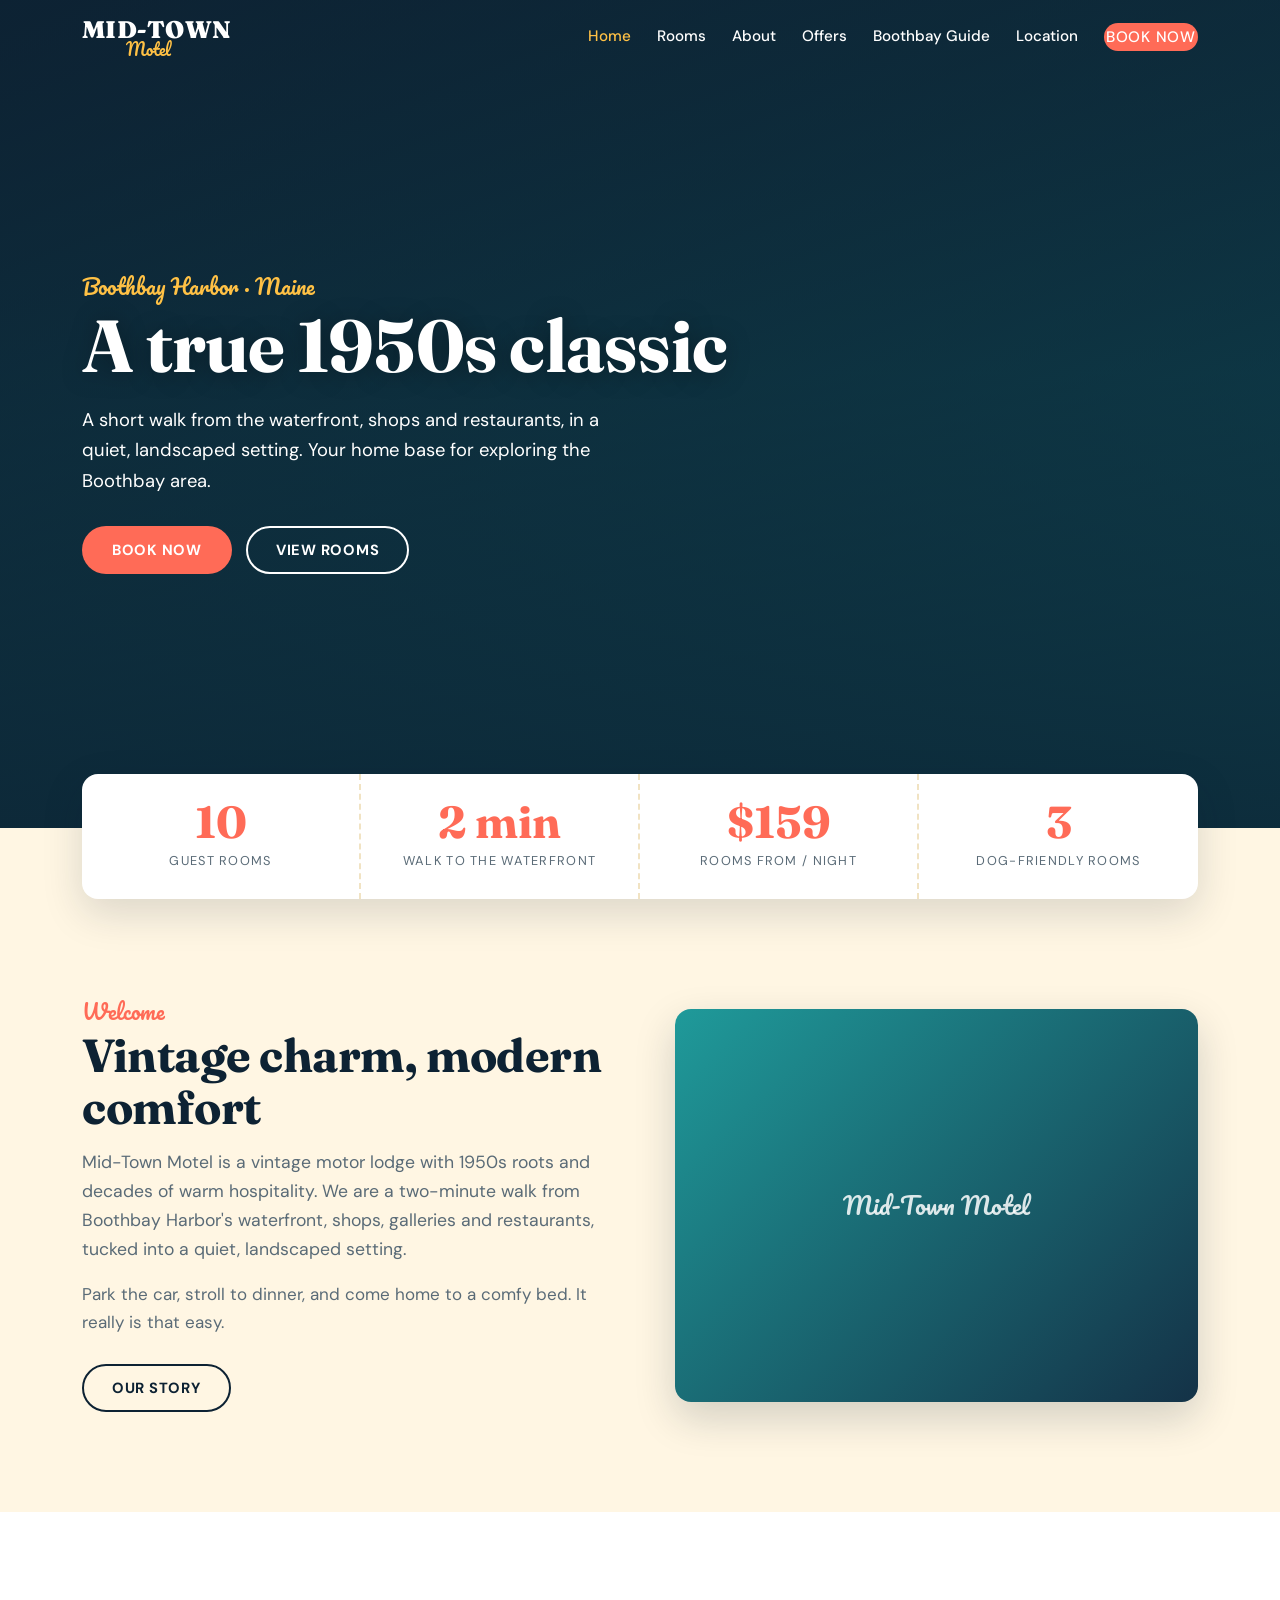
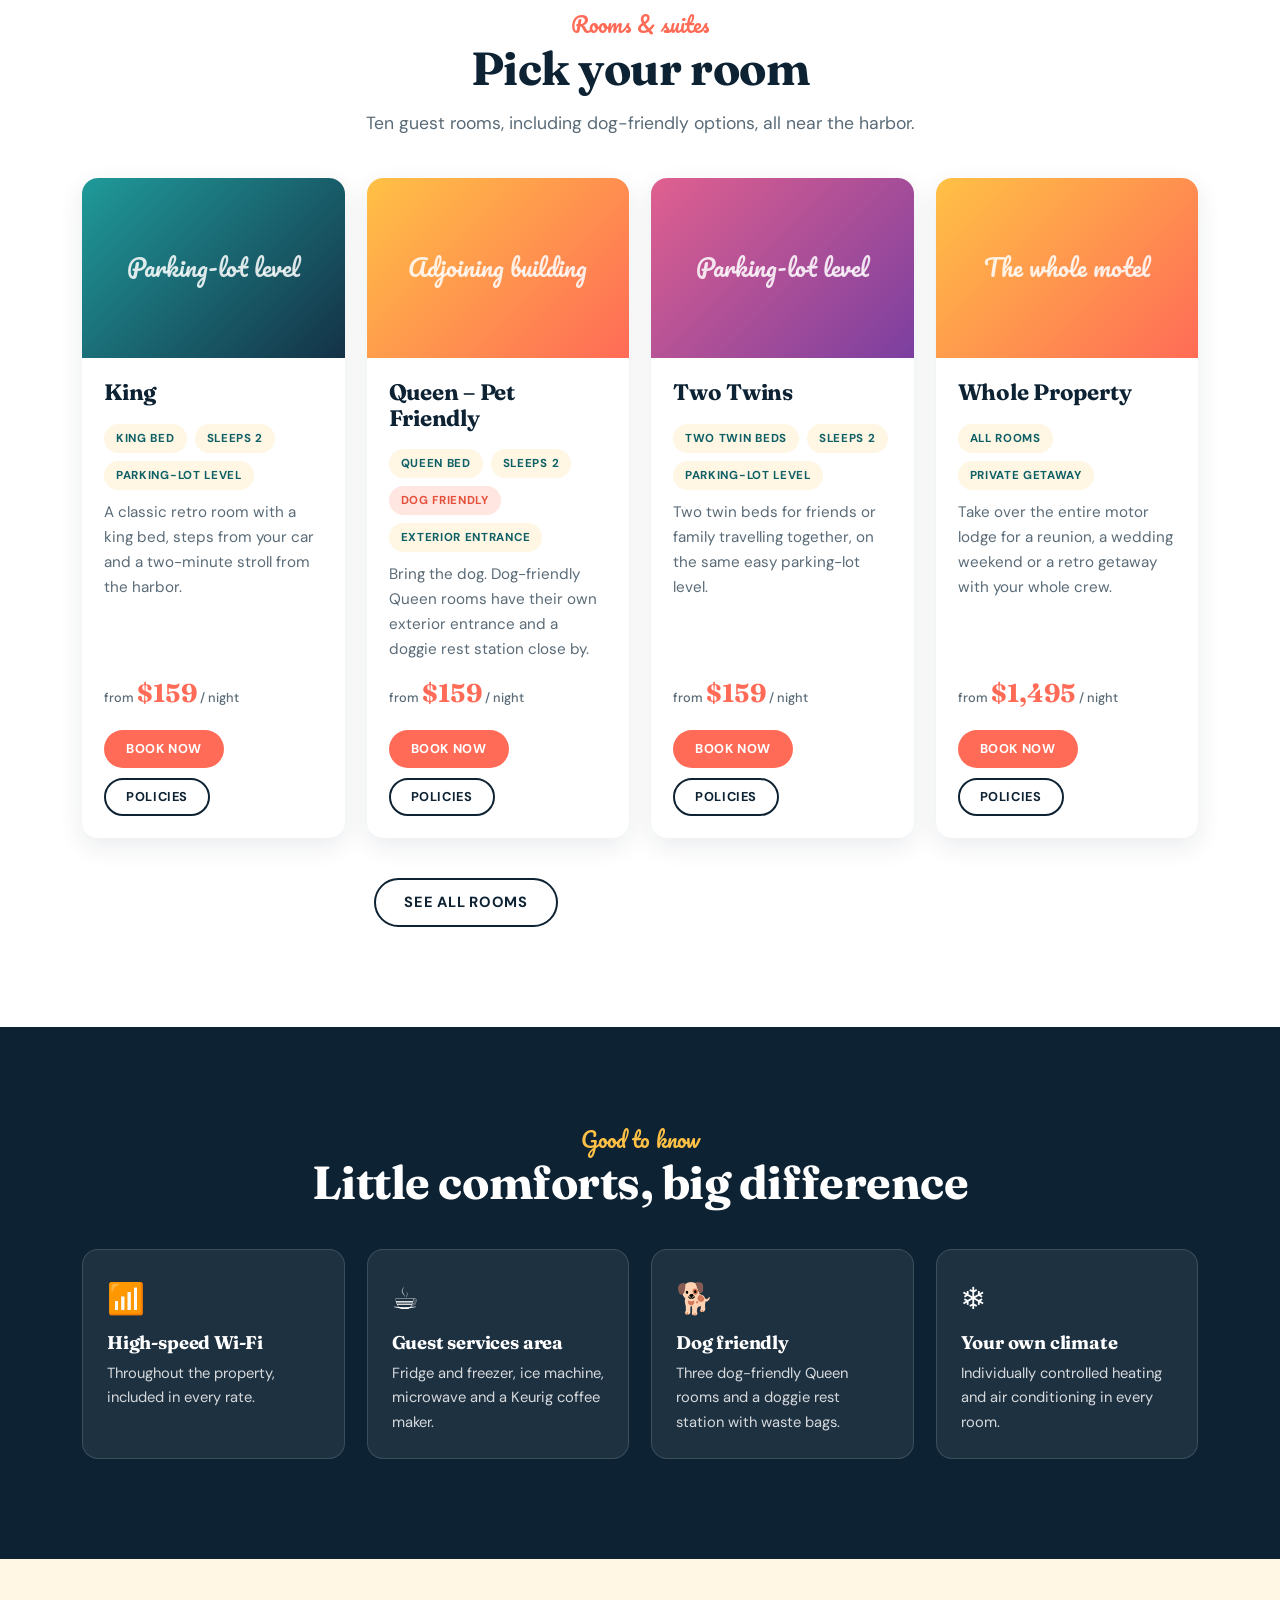
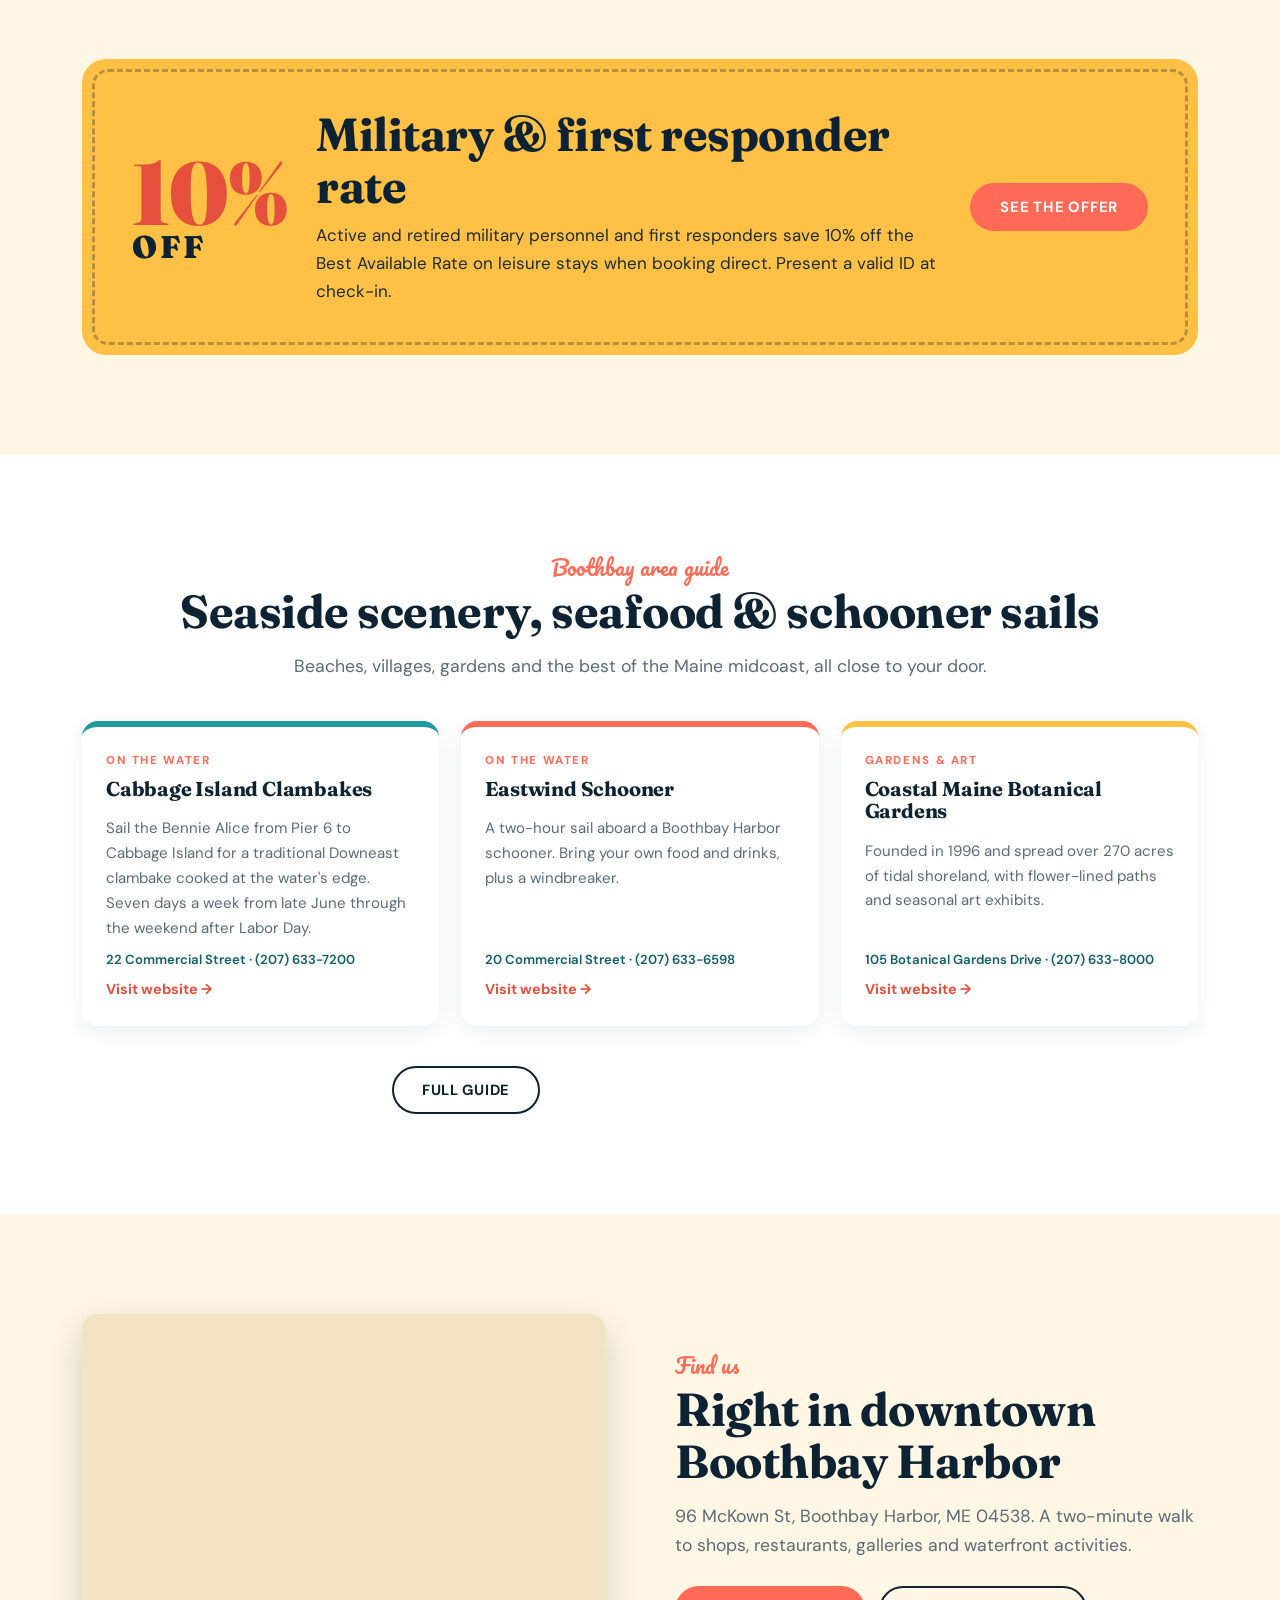
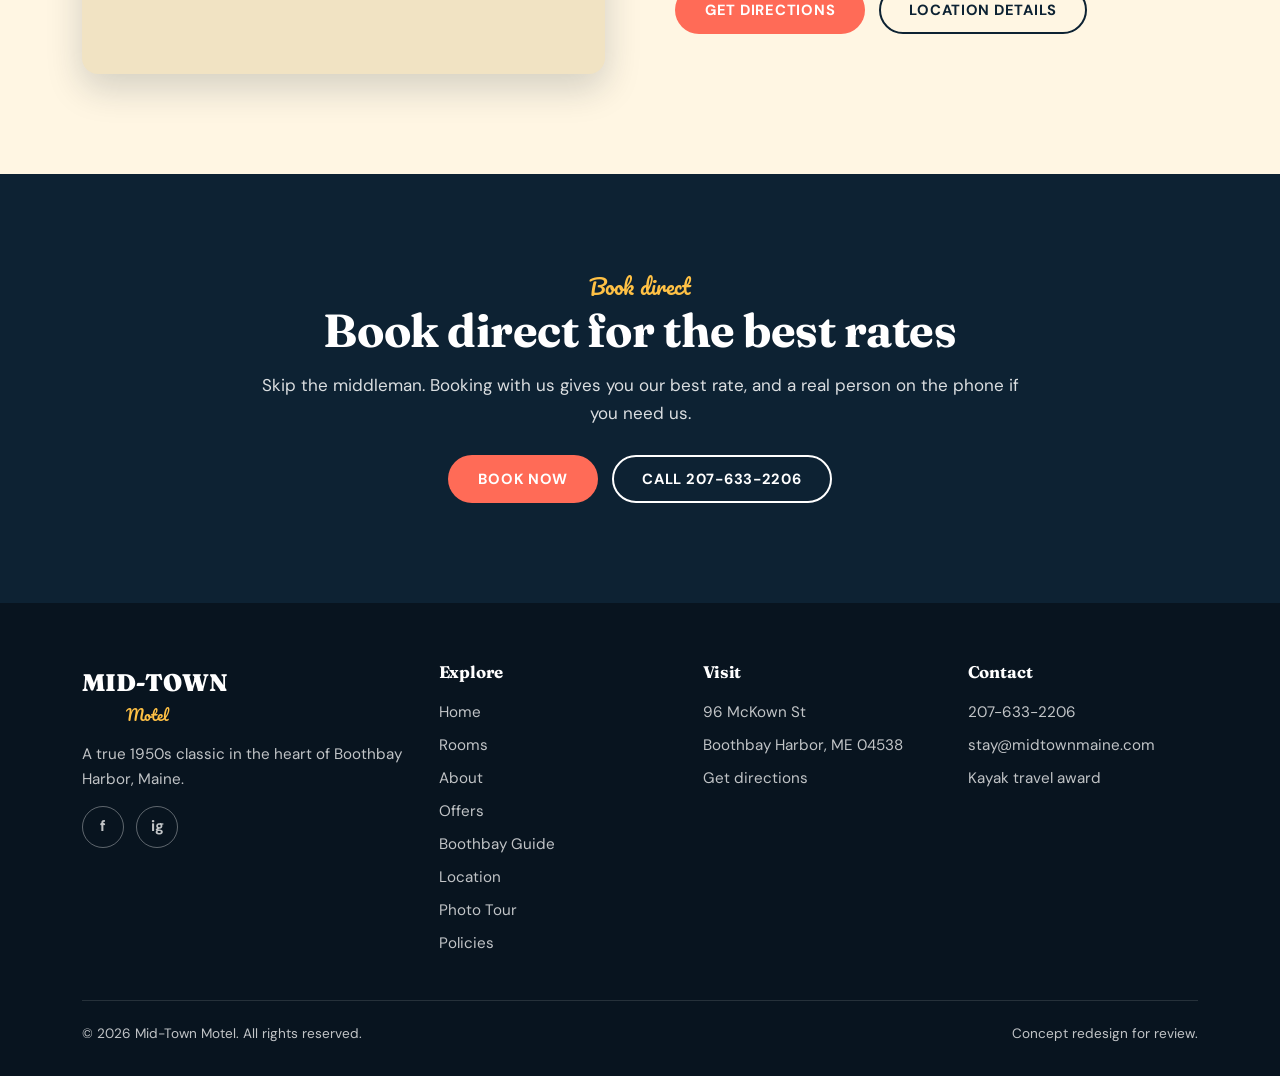
<file: index.html>
<!doctype html>
<html lang="en">
<head>
<meta charset="utf-8">
<meta name="viewport" content="width=device-width, initial-scale=1">
<title>Mid-Town Motel | Retro 1950s Motel in Boothbay Harbor, Maine</title>
<meta name="description" content="A true 1950s classic: a vintage motor lodge two minutes from the Boothbay Harbor waterfront. Ten rooms, dog-friendly options, book direct for the best rates.">
<meta name="theme-color" content="#0d2233">
<meta property="og:title" content="Mid-Town Motel | Retro 1950s Motel in Boothbay Harbor, Maine"><meta property="og:description" content="A true 1950s classic: a vintage motor lodge two minutes from the Boothbay Harbor waterfront. Ten rooms, dog-friendly options, book direct for the best rates."><meta property="og:type" content="website">
<link rel="preconnect" href="https://fonts.googleapis.com"><link rel="preconnect" href="https://fonts.gstatic.com" crossorigin>
<link href="https://fonts.googleapis.com/css2?family=DM+Sans:wght@400;500;700;800&family=Fraunces:opsz,wght@9..144,600;9..144,700;9..144,900&family=Monoton&family=Pacifico&display=swap" rel="stylesheet">
<link rel="stylesheet" href="style.css">
<script>document.documentElement.classList.add("js")</script>
<script type="application/ld+json">{"@context": "https://schema.org", "@type": "Motel", "name": "Mid-Town Motel", "url": "https://midtownmaine.com", "telephone": "+1-207-633-2206", "email": "stay@midtownmaine.com", "priceRange": "from $159", "petsAllowed": true, "checkinTime": "15:00", "checkoutTime": "11:00", "address": {"@type": "PostalAddress", "streetAddress": "96 McKown St", "addressLocality": "Boothbay Harbor", "addressRegion": "ME", "postalCode": "04538", "addressCountry": "US"}, "sameAs": ["https://www.facebook.com/midtownmotelboothbay", "https://www.instagram.com/Mid_town_motel/"]}</script>
</head>
<body>
<a class="skip" href="#main">Skip to content</a>
<header class="site-header"><div class="wrap nav"><a class="logo" href="index.html" aria-label="Mid-Town Motel home"><b>Mid-Town</b><i>Motel</i></a><button class="menu-btn" aria-label="Menu" aria-expanded="false" aria-controls="nav"><span></span></button><nav class="nav-links" id="nav" aria-label="Main"><a href="index.html" class="active" aria-current="page">Home</a><a href="rooms.html">Rooms</a><a href="about.html">About</a><a href="offers.html">Offers</a><a href="guide.html">Boothbay Guide</a><a href="location.html">Location</a><a class="btn btn-coral btn-sm" href="https://resnexus.com/resnexus/reservations/book/DA784FEB-1E5F-4D53-B257-CAC2A75955D3?bookPackageID=4" target="_blank" rel="noopener">Book Now</a></nav></div></header>
<main id="main">
<div class="hero"><img class="hero-bg" src="https://midtownmaine.com/wp-content/uploads/2025/11/home-hotel-hero.jpg" alt="" onerror="this.remove()"><div class="wrap"><span class="eyebrow">Boothbay Harbor · Maine</span><h1>A true 1950s classic</h1><p>A short walk from the waterfront, shops and restaurants, in a quiet, landscaped setting. Your home base for exploring the Boothbay area.</p><div class="actions"><a class="btn btn-coral" href="https://resnexus.com/resnexus/reservations/book/DA784FEB-1E5F-4D53-B257-CAC2A75955D3?bookPackageID=4" target="_blank" rel="noopener">Book Now</a><a class="btn btn-light" href="rooms.html">View Rooms</a></div></div></div>
<div class="stats-wrap"><div class="wrap"><div class="stats"><div class="stat"><strong>10</strong><span>Guest rooms</span></div><div class="stat"><strong>2 min</strong><span>Walk to the waterfront</span></div><div class="stat"><strong>$159</strong><span>Rooms from / night</span></div><div class="stat"><strong>3</strong><span>Dog-friendly rooms</span></div></div></div></div><section><div class="wrap split"><div class="reveal"><span class="eyebrow">Welcome</span><h2>Vintage charm, modern comfort</h2><p class="lead">Mid-Town Motel is a vintage motor lodge with 1950s roots and decades of warm hospitality. We are a two-minute walk from Boothbay Harbor's waterfront, shops, galleries and restaurants, tucked into a quiet, landscaped setting.</p><p style="margin:16px 0 28px;color:var(--muted)">Park the car, stroll to dinner, and come home to a comfy bed. It really is that easy.</p><a class="btn btn-outline" href="about.html">Our story</a></div><div class="visual reveal"><div class="photo "><span class="tag-label">Mid-Town Motel</span><img src="https://midtownmaine.com/wp-content/uploads/2025/11/history-motel.jpg" alt="Mid-Town Motel in Boothbay Harbor" loading="lazy" onerror="this.remove()"></div></div></div></section><section class="bg-white"><div class="wrap"><div class="center"><span class="eyebrow">Rooms &amp; suites</span><h2>Pick your room</h2><p class="lead">Ten guest rooms, including dog-friendly options, all near the harbor.</p></div><div class="grid-4"><article class="reveal"><div class="card"><div class="photo "><span class="tag-label">Parking-lot level</span><img src="https://midtownmaine.com/wp-content/uploads/2025/11/21-DSC09886-1024x576.jpg" alt="King" loading="lazy" onerror="this.remove()"></div><div class="card-body"><h3>King</h3><div class="chips"><span class="chip">King bed</span><span class="chip">Sleeps 2</span><span class="chip">Parking-lot level</span></div><p>A classic retro room with a king bed, steps from your car and a two-minute stroll from the harbor.</p><div class="price"><small>from </small>$159<small> / night</small></div><div class="card-actions"><a class="btn btn-coral btn-sm" href="https://resnexus.com/resnexus/reservations/book/DA784FEB-1E5F-4D53-B257-CAC2A75955D3?bookPackageID=4" target="_blank" rel="noopener">Book Now</a><a class="btn btn-outline btn-sm" href="policies.html">Policies</a></div></div></div></article><article class="reveal"><div class="card"><div class="photo warm"><span class="tag-label">Adjoining building</span><img src="https://midtownmaine.com/wp-content/uploads/2025/11/25-DSC09910-1024x576.jpg" alt="Queen – Pet Friendly" loading="lazy" onerror="this.remove()"></div><div class="card-body"><h3>Queen – Pet Friendly</h3><div class="chips"><span class="chip">Queen bed</span><span class="chip">Sleeps 2</span><span class="chip pet">Dog friendly</span><span class="chip">Exterior entrance</span></div><p>Bring the dog. Dog-friendly Queen rooms have their own exterior entrance and a doggie rest station close by.</p><div class="price"><small>from </small>$159<small> / night</small></div><div class="card-actions"><a class="btn btn-coral btn-sm" href="https://resnexus.com/resnexus/reservations/book/DA784FEB-1E5F-4D53-B257-CAC2A75955D3?bookPackageID=4" target="_blank" rel="noopener">Book Now</a><a class="btn btn-outline btn-sm" href="policies.html">Policies</a></div></div></div></article><article class="reveal"><div class="card"><div class="photo pink"><span class="tag-label">Parking-lot level</span><img src="https://midtownmaine.com/wp-content/uploads/2025/11/03-DSC09683-1024x576.jpg" alt="Two Twins" loading="lazy" onerror="this.remove()"></div><div class="card-body"><h3>Two Twins</h3><div class="chips"><span class="chip">Two twin beds</span><span class="chip">Sleeps 2</span><span class="chip">Parking-lot level</span></div><p>Two twin beds for friends or family travelling together, on the same easy parking-lot level.</p><div class="price"><small>from </small>$159<small> / night</small></div><div class="card-actions"><a class="btn btn-coral btn-sm" href="https://resnexus.com/resnexus/reservations/book/DA784FEB-1E5F-4D53-B257-CAC2A75955D3?bookPackageID=4" target="_blank" rel="noopener">Book Now</a><a class="btn btn-outline btn-sm" href="policies.html">Policies</a></div></div></div></article><article class="reveal"><div class="card"><div class="photo warm"><span class="tag-label">The whole motel</span><img src="https://midtownmaine.com/wp-content/uploads/2025/11/46-untitled-1-683x1024.jpg" alt="Whole Property" loading="lazy" onerror="this.remove()"></div><div class="card-body"><h3>Whole Property</h3><div class="chips"><span class="chip">All rooms</span><span class="chip">Private getaway</span></div><p>Take over the entire motor lodge for a reunion, a wedding weekend or a retro getaway with your whole crew.</p><div class="price"><small>from </small>$1,495<small> / night</small></div><div class="card-actions"><a class="btn btn-coral btn-sm" href="https://resnexus.com/resnexus/reservations/book/DA784FEB-1E5F-4D53-B257-CAC2A75955D3?bookPackageID=4" target="_blank" rel="noopener">Book Now</a><a class="btn btn-outline btn-sm" href="policies.html">Policies</a></div></div></div></article></div><p class="center" style="margin-top:40px"><a class="btn btn-outline" href="rooms.html">See all rooms</a></p></div></section><section class="bg-navy"><div class="wrap"><div class="center"><span class="eyebrow">Good to know</span><h2>Little comforts, big difference</h2></div><div class="grid-4"><div class="reveal"><div class="amen"><span class="ico">📶</span><h3>High-speed Wi-Fi</h3><p>Throughout the property, included in every rate.</p></div></div><div class="reveal"><div class="amen"><span class="ico">☕</span><h3>Guest services area</h3><p>Fridge and freezer, ice machine, microwave and a Keurig coffee maker.</p></div></div><div class="reveal"><div class="amen"><span class="ico">🐕</span><h3>Dog friendly</h3><p>Three dog-friendly Queen rooms and a doggie rest station with waste bags.</p></div></div><div class="reveal"><div class="amen"><span class="ico">❄️</span><h3>Your own climate</h3><p>Individually controlled heating and air conditioning in every room.</p></div></div></div></div></section><section><div class="wrap"><div class="offer"><div class="big">10%<small>OFF</small></div><div><h2>Military &amp; first responder rate</h2><p>Active and retired military personnel and first responders save 10% off the Best Available Rate on leisure stays when booking direct. Present a valid ID at check-in.</p></div><a class="btn btn-coral" href="offers.html">See the offer</a></div></div></section><section class="bg-white"><div class="wrap"><div class="center"><span class="eyebrow">Boothbay area guide</span><h2>Seaside scenery, seafood &amp; schooner sails</h2><p class="lead">Beaches, villages, gardens and the best of the Maine midcoast, all close to your door.</p></div><div class="grid-3"><article class="reveal"><div class="guide-card c1"><span class="kicker">On the water</span><h3>Cabbage Island Clambakes</h3><p>Sail the Bennie Alice from Pier 6 to Cabbage Island for a traditional Downeast clambake cooked at the water&#x27;s edge. Seven days a week from late June through the weekend after Labor Day.</p><div class="meta">22 Commercial Street · (207) 633-7200</div><a class="more" href="https://www.cabbageislandclambake.com/" target="_blank" rel="noopener">Visit website →</a></div></article><article class="reveal"><div class="guide-card c2"><span class="kicker">On the water</span><h3>Eastwind Schooner</h3><p>A two-hour sail aboard a Boothbay Harbor schooner. Bring your own food and drinks, plus a windbreaker.</p><div class="meta">20 Commercial Street · (207) 633-6598</div><a class="more" href="https://www.boothbaysailing.com/" target="_blank" rel="noopener">Visit website →</a></div></article><article class="reveal"><div class="guide-card c3"><span class="kicker">Gardens &amp; art</span><h3>Coastal Maine Botanical Gardens</h3><p>Founded in 1996 and spread over 270 acres of tidal shoreland, with flower-lined paths and seasonal art exhibits.</p><div class="meta">105 Botanical Gardens Drive · (207) 633-8000</div><a class="more" href="https://www.mainegardens.org/" target="_blank" rel="noopener">Visit website →</a></div></article></div><p class="center" style="margin-top:40px"><a class="btn btn-outline" href="guide.html">Full guide</a></p></div></section><section><div class="wrap split"><div class="visual"><div class="map"><iframe title="Map of Mid-Town Motel" loading="lazy" referrerpolicy="no-referrer-when-downgrade" src="https://www.google.com/maps?q=96+McKown+St,+Boothbay+Harbor,+ME+04538&output=embed"></iframe></div></div><div><span class="eyebrow">Find us</span><h2>Right in downtown Boothbay Harbor</h2><p class="lead">96 McKown St, Boothbay Harbor, ME 04538. A two-minute walk to shops, restaurants, galleries and waterfront activities.</p><div class="actions" style="margin-top:26px"><a class="btn btn-coral" href="https://www.google.com/maps/search/?api=1&query=96+McKown+St+Boothbay+Harbor+ME+04538" target="_blank" rel="noopener">Get directions</a><a class="btn btn-outline" href="location.html">Location details</a></div></div></div></section><section class="cta"><div class="wrap"><span class="eyebrow reveal">Book direct</span><h2 class="reveal">Book direct for the best rates</h2><p class="reveal">Skip the middleman. Booking with us gives you our best rate, and a real person on the phone if you need us.</p><div class="actions reveal"><a class="btn btn-coral" href="https://resnexus.com/resnexus/reservations/book/DA784FEB-1E5F-4D53-B257-CAC2A75955D3?bookPackageID=4" target="_blank" rel="noopener">Book Now</a><a class="btn btn-light" href="tel:+12076332206">Call 207-633-2206</a></div></div></section>
</main>
<footer><div class="wrap"><div class="foot"><div class="foot-logo"><b>Mid-Town</b><i>Motel</i><p style="margin-top:14px;max-width:34ch">A true 1950s classic in the heart of Boothbay Harbor, Maine.</p><div class="socials"><a href="https://www.facebook.com/midtownmotelboothbay" target="_blank" rel="noopener" aria-label="Facebook">f</a><a href="https://www.instagram.com/Mid_town_motel/" target="_blank" rel="noopener" aria-label="Instagram">ig</a></div></div><div><h4>Explore</h4><ul><li><a href="index.html">Home</a></li><li><a href="rooms.html">Rooms</a></li><li><a href="about.html">About</a></li><li><a href="offers.html">Offers</a></li><li><a href="guide.html">Boothbay Guide</a></li><li><a href="location.html">Location</a></li><li><a href="gallery.html">Photo Tour</a></li><li><a href="policies.html">Policies</a></li></ul></div><div><h4>Visit</h4><ul><li>96 McKown St</li><li>Boothbay Harbor, ME 04538</li><li><a href="https://www.google.com/maps/search/?api=1&query=96+McKown+St+Boothbay+Harbor+ME+04538" target="_blank" rel="noopener">Get directions</a></li></ul></div><div><h4>Contact</h4><ul><li><a href="tel:+12076332206">207-633-2206</a></li><li><a href="mailto:stay@midtownmaine.com">stay@midtownmaine.com</a></li><li><a href="https://www.kayak.com/Boothbay-Harbor-Hotels-Mid-Town-Motel.2996930.ksp" target="_blank" rel="noopener">Kayak travel award</a></li></ul></div></div><div class="copy"><span>© <span data-year>2025</span> Mid-Town Motel. All rights reserved.</span><span>Concept redesign for review.</span></div></div></footer><div class="mbar"><a href="tel:+12076332206">Call</a><a class="go" href="https://resnexus.com/resnexus/reservations/book/DA784FEB-1E5F-4D53-B257-CAC2A75955D3?bookPackageID=4" target="_blank" rel="noopener">Book Now</a></div>
<script src="main.js"></script>
</body>
</html>
</file>
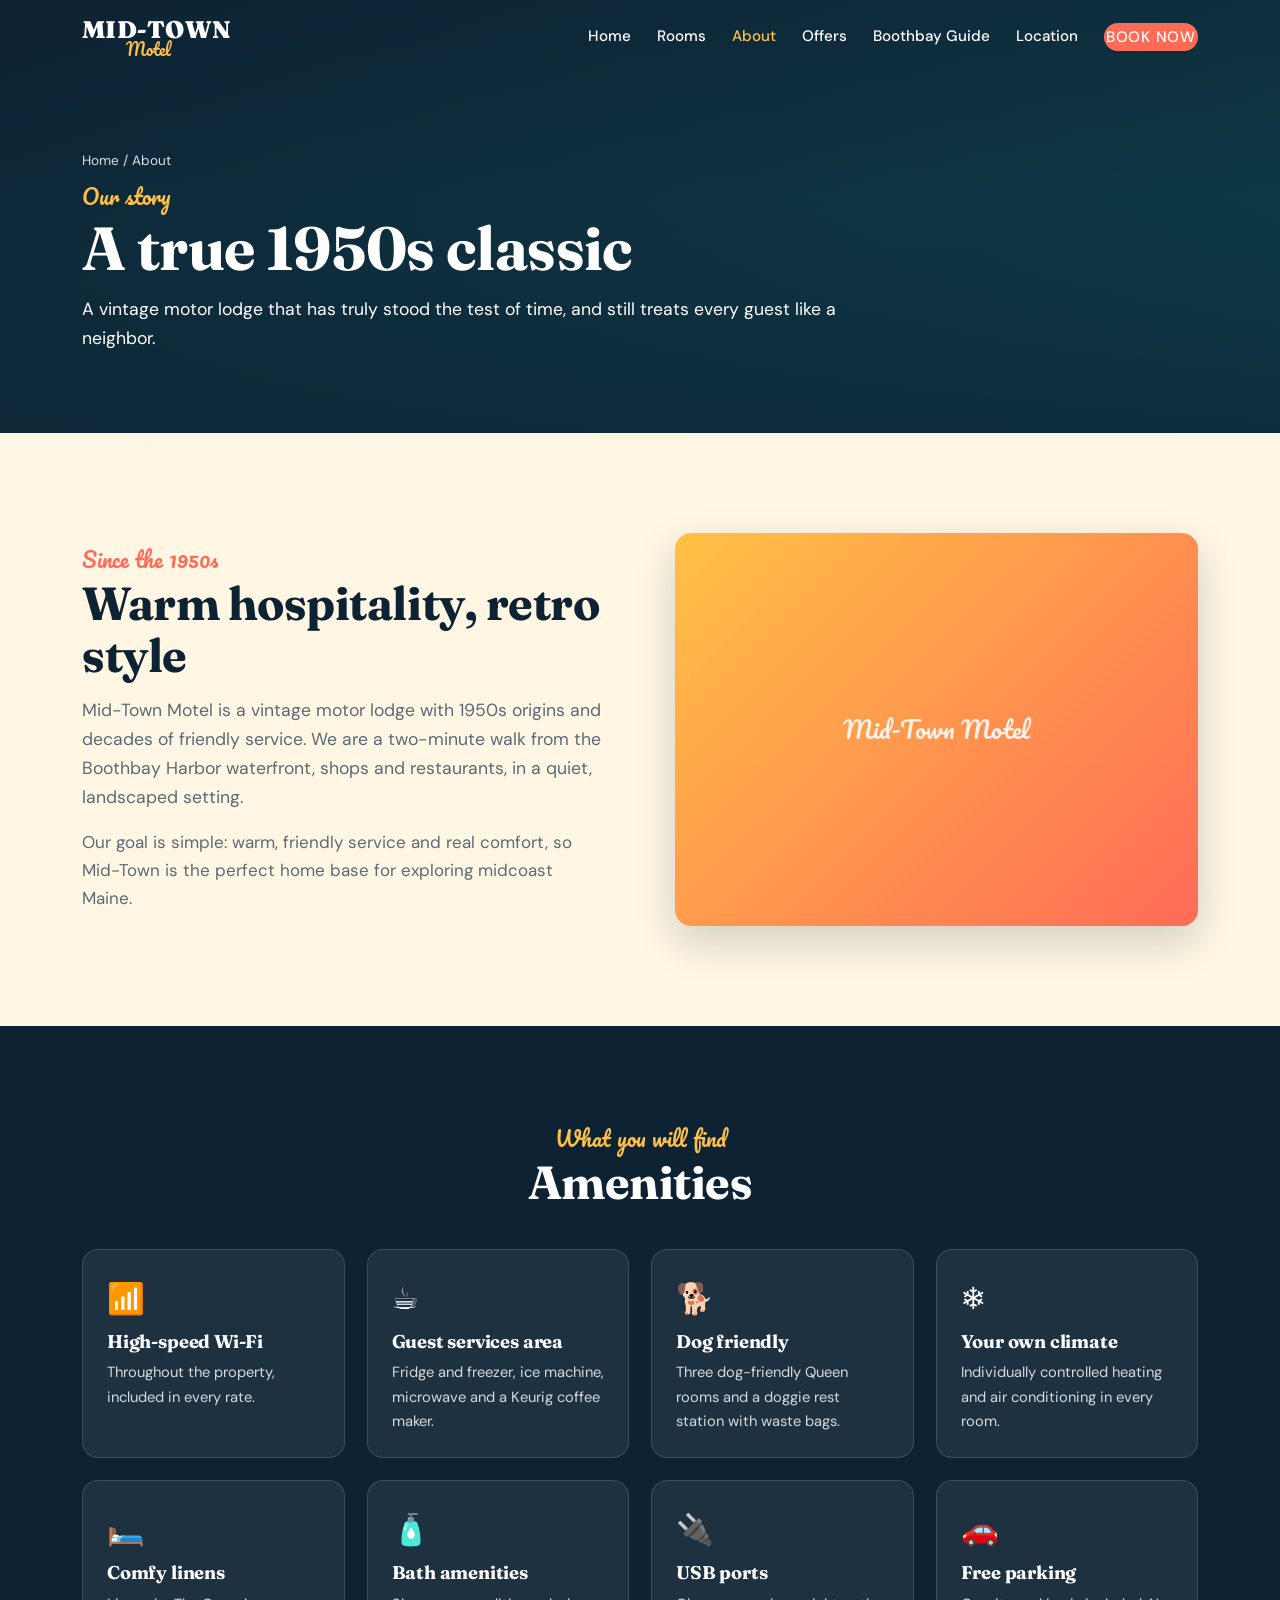
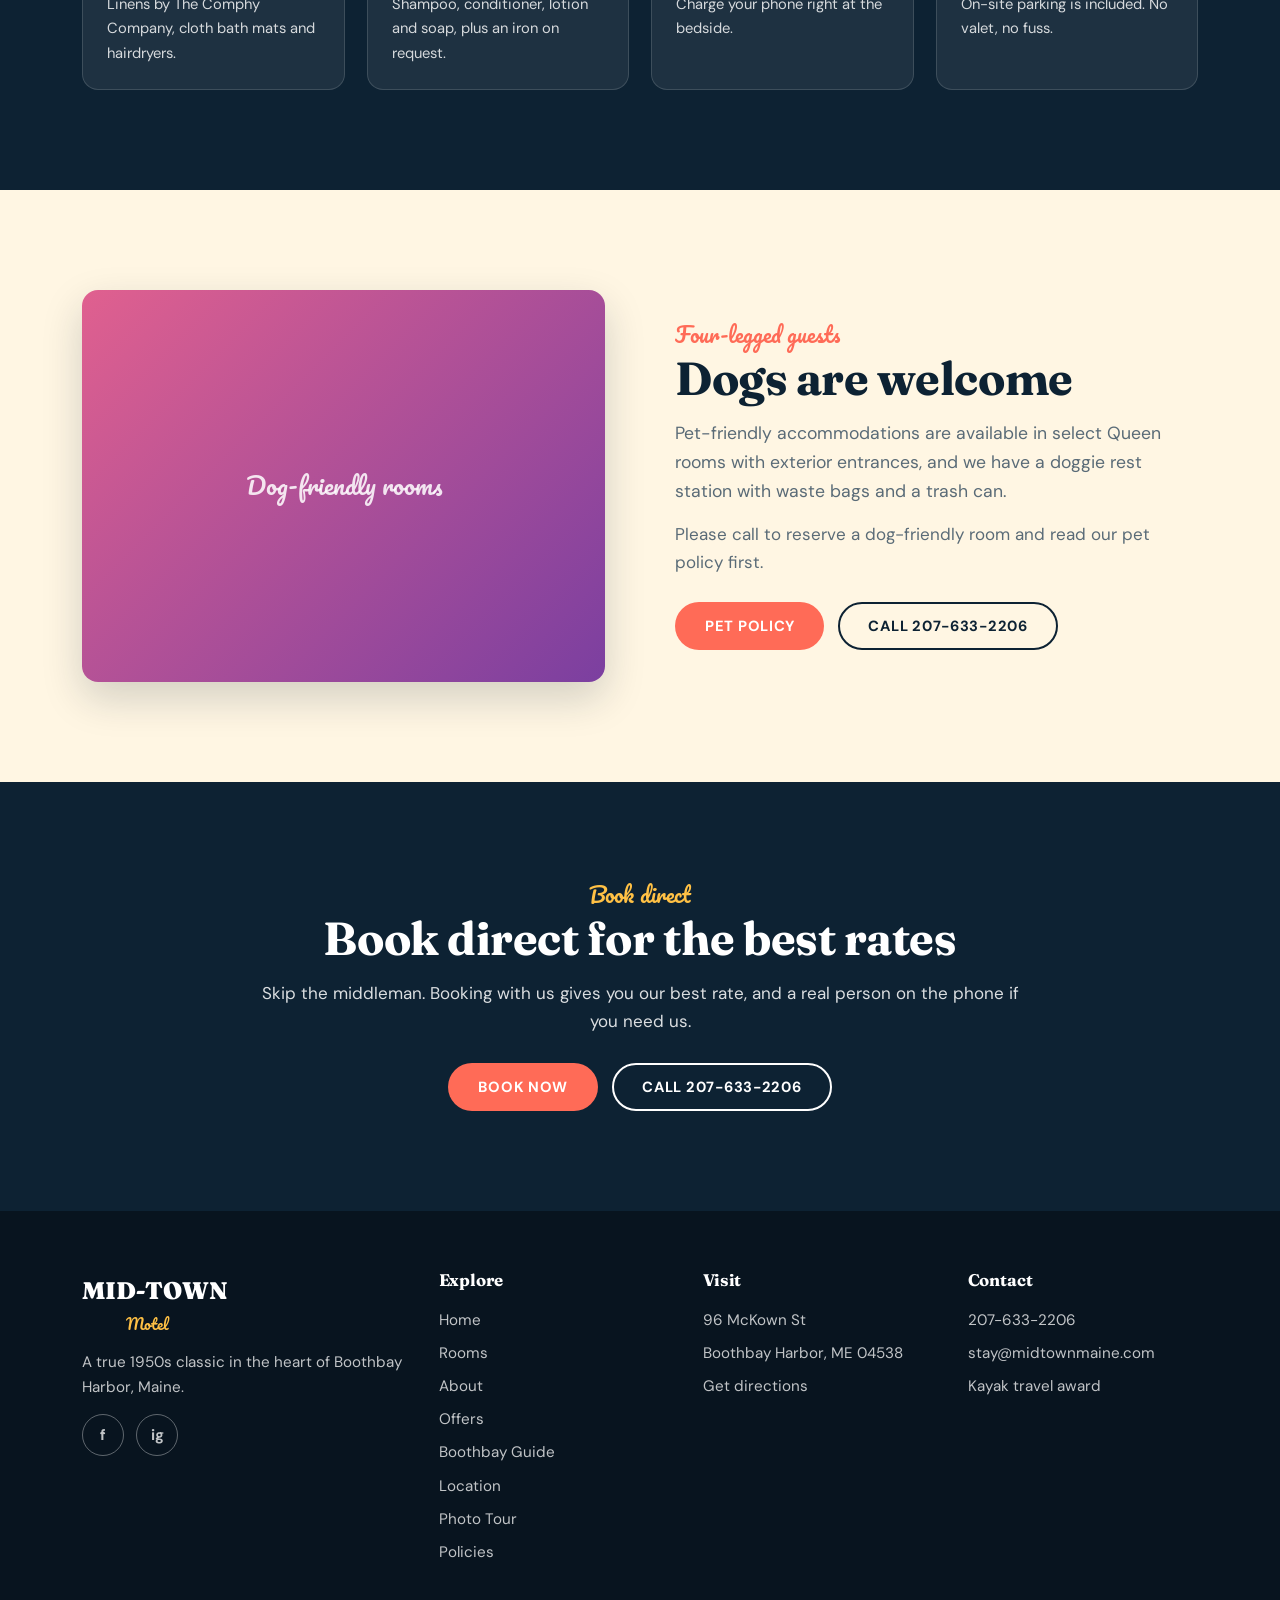
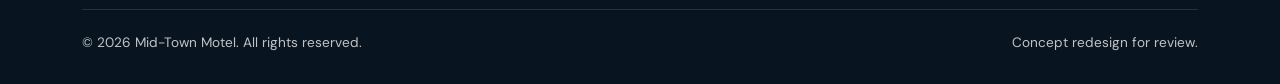
<file: about.html>
<!doctype html>
<html lang="en">
<head>
<meta charset="utf-8">
<meta name="viewport" content="width=device-width, initial-scale=1">
<title>About | Mid-Town Motel, Boothbay Harbor</title>
<meta name="description" content="The story of Mid-Town Motel, a vintage 1950s motor lodge two minutes from the Boothbay Harbor waterfront.">
<meta name="theme-color" content="#0d2233">
<meta property="og:title" content="About | Mid-Town Motel, Boothbay Harbor"><meta property="og:description" content="The story of Mid-Town Motel, a vintage 1950s motor lodge two minutes from the Boothbay Harbor waterfront."><meta property="og:type" content="website">
<link rel="preconnect" href="https://fonts.googleapis.com"><link rel="preconnect" href="https://fonts.gstatic.com" crossorigin>
<link href="https://fonts.googleapis.com/css2?family=DM+Sans:wght@400;500;700;800&family=Fraunces:opsz,wght@9..144,600;9..144,700;9..144,900&family=Monoton&family=Pacifico&display=swap" rel="stylesheet">
<link rel="stylesheet" href="style.css">
<script>document.documentElement.classList.add("js")</script>
</head>
<body>
<a class="skip" href="#main">Skip to content</a>
<header class="site-header"><div class="wrap nav"><a class="logo" href="index.html" aria-label="Mid-Town Motel home"><b>Mid-Town</b><i>Motel</i></a><button class="menu-btn" aria-label="Menu" aria-expanded="false" aria-controls="nav"><span></span></button><nav class="nav-links" id="nav" aria-label="Main"><a href="index.html">Home</a><a href="rooms.html">Rooms</a><a href="about.html" class="active" aria-current="page">About</a><a href="offers.html">Offers</a><a href="guide.html">Boothbay Guide</a><a href="location.html">Location</a><a class="btn btn-coral btn-sm" href="https://resnexus.com/resnexus/reservations/book/DA784FEB-1E5F-4D53-B257-CAC2A75955D3?bookPackageID=4" target="_blank" rel="noopener">Book Now</a></nav></div></header>
<main id="main">
<div class="page-hero"><img class="hero-bg" src="https://midtownmaine.com/wp-content/uploads/2025/11/about-us.jpg" alt="" onerror="this.remove()"><div class="wrap"><div class="crumbs"><a href="index.html">Home</a> / About</div><span class="eyebrow">Our story</span><h1>A true 1950s classic</h1><p>A vintage motor lodge that has truly stood the test of time, and still treats every guest like a neighbor.</p></div></div>
<section><div class="wrap split"><div class="reveal"><span class="eyebrow">Since the 1950s</span><h2>Warm hospitality, retro style</h2><p class="lead">Mid-Town Motel is a vintage motor lodge with 1950s origins and decades of friendly service. We are a two-minute walk from the Boothbay Harbor waterfront, shops and restaurants, in a quiet, landscaped setting.</p><p style="margin-top:16px;color:var(--muted)">Our goal is simple: warm, friendly service and real comfort, so Mid-Town is the perfect home base for exploring midcoast Maine.</p></div><div class="visual reveal"><div class="photo warm"><span class="tag-label">Mid-Town Motel</span><img src="https://midtownmaine.com/wp-content/uploads/2025/11/history-motel.jpg" alt="Mid-Town Motel" loading="lazy" onerror="this.remove()"></div></div></div></section><section class="bg-navy"><div class="wrap"><div class="center"><span class="eyebrow">What you will find</span><h2>Amenities</h2></div><div class="grid-4"><div class="reveal"><div class="amen"><span class="ico">📶</span><h3>High-speed Wi-Fi</h3><p>Throughout the property, included in every rate.</p></div></div><div class="reveal"><div class="amen"><span class="ico">☕</span><h3>Guest services area</h3><p>Fridge and freezer, ice machine, microwave and a Keurig coffee maker.</p></div></div><div class="reveal"><div class="amen"><span class="ico">🐕</span><h3>Dog friendly</h3><p>Three dog-friendly Queen rooms and a doggie rest station with waste bags.</p></div></div><div class="reveal"><div class="amen"><span class="ico">❄️</span><h3>Your own climate</h3><p>Individually controlled heating and air conditioning in every room.</p></div></div><div class="reveal"><div class="amen"><span class="ico">🛏️</span><h3>Comfy linens</h3><p>Linens by The Comphy Company, cloth bath mats and hairdryers.</p></div></div><div class="reveal"><div class="amen"><span class="ico">🧴</span><h3>Bath amenities</h3><p>Shampoo, conditioner, lotion and soap, plus an iron on request.</p></div></div><div class="reveal"><div class="amen"><span class="ico">🔌</span><h3>USB ports</h3><p>Charge your phone right at the bedside.</p></div></div><div class="reveal"><div class="amen"><span class="ico">🚗</span><h3>Free parking</h3><p>On-site parking is included. No valet, no fuss.</p></div></div></div></div></section><section><div class="wrap split"><div class="visual reveal"><div class="photo pink"><span class="tag-label">Dog-friendly rooms</span><img src="https://midtownmaine.com/wp-content/uploads/2025/11/27-DSC09922-1024x576.jpg" alt="Dog-friendly Queen room" loading="lazy" onerror="this.remove()"></div></div><div class="reveal"><span class="eyebrow">Four-legged guests</span><h2>Dogs are welcome</h2><p class="lead">Pet-friendly accommodations are available in select Queen rooms with exterior entrances, and we have a doggie rest station with waste bags and a trash can.</p><p style="margin:14px 0 26px;color:var(--muted)">Please call to reserve a dog-friendly room and read our pet policy first.</p><div class="actions"><a class="btn btn-coral" href="policies.html">Pet policy</a><a class="btn btn-outline" href="tel:+12076332206">Call 207-633-2206</a></div></div></div></section><section class="cta"><div class="wrap"><span class="eyebrow reveal">Book direct</span><h2 class="reveal">Book direct for the best rates</h2><p class="reveal">Skip the middleman. Booking with us gives you our best rate, and a real person on the phone if you need us.</p><div class="actions reveal"><a class="btn btn-coral" href="https://resnexus.com/resnexus/reservations/book/DA784FEB-1E5F-4D53-B257-CAC2A75955D3?bookPackageID=4" target="_blank" rel="noopener">Book Now</a><a class="btn btn-light" href="tel:+12076332206">Call 207-633-2206</a></div></div></section>
</main>
<footer><div class="wrap"><div class="foot"><div class="foot-logo"><b>Mid-Town</b><i>Motel</i><p style="margin-top:14px;max-width:34ch">A true 1950s classic in the heart of Boothbay Harbor, Maine.</p><div class="socials"><a href="https://www.facebook.com/midtownmotelboothbay" target="_blank" rel="noopener" aria-label="Facebook">f</a><a href="https://www.instagram.com/Mid_town_motel/" target="_blank" rel="noopener" aria-label="Instagram">ig</a></div></div><div><h4>Explore</h4><ul><li><a href="index.html">Home</a></li><li><a href="rooms.html">Rooms</a></li><li><a href="about.html">About</a></li><li><a href="offers.html">Offers</a></li><li><a href="guide.html">Boothbay Guide</a></li><li><a href="location.html">Location</a></li><li><a href="gallery.html">Photo Tour</a></li><li><a href="policies.html">Policies</a></li></ul></div><div><h4>Visit</h4><ul><li>96 McKown St</li><li>Boothbay Harbor, ME 04538</li><li><a href="https://www.google.com/maps/search/?api=1&query=96+McKown+St+Boothbay+Harbor+ME+04538" target="_blank" rel="noopener">Get directions</a></li></ul></div><div><h4>Contact</h4><ul><li><a href="tel:+12076332206">207-633-2206</a></li><li><a href="mailto:stay@midtownmaine.com">stay@midtownmaine.com</a></li><li><a href="https://www.kayak.com/Boothbay-Harbor-Hotels-Mid-Town-Motel.2996930.ksp" target="_blank" rel="noopener">Kayak travel award</a></li></ul></div></div><div class="copy"><span>© <span data-year>2025</span> Mid-Town Motel. All rights reserved.</span><span>Concept redesign for review.</span></div></div></footer><div class="mbar"><a href="tel:+12076332206">Call</a><a class="go" href="https://resnexus.com/resnexus/reservations/book/DA784FEB-1E5F-4D53-B257-CAC2A75955D3?bookPackageID=4" target="_blank" rel="noopener">Book Now</a></div>
<script src="main.js"></script>
</body>
</html>
</file>
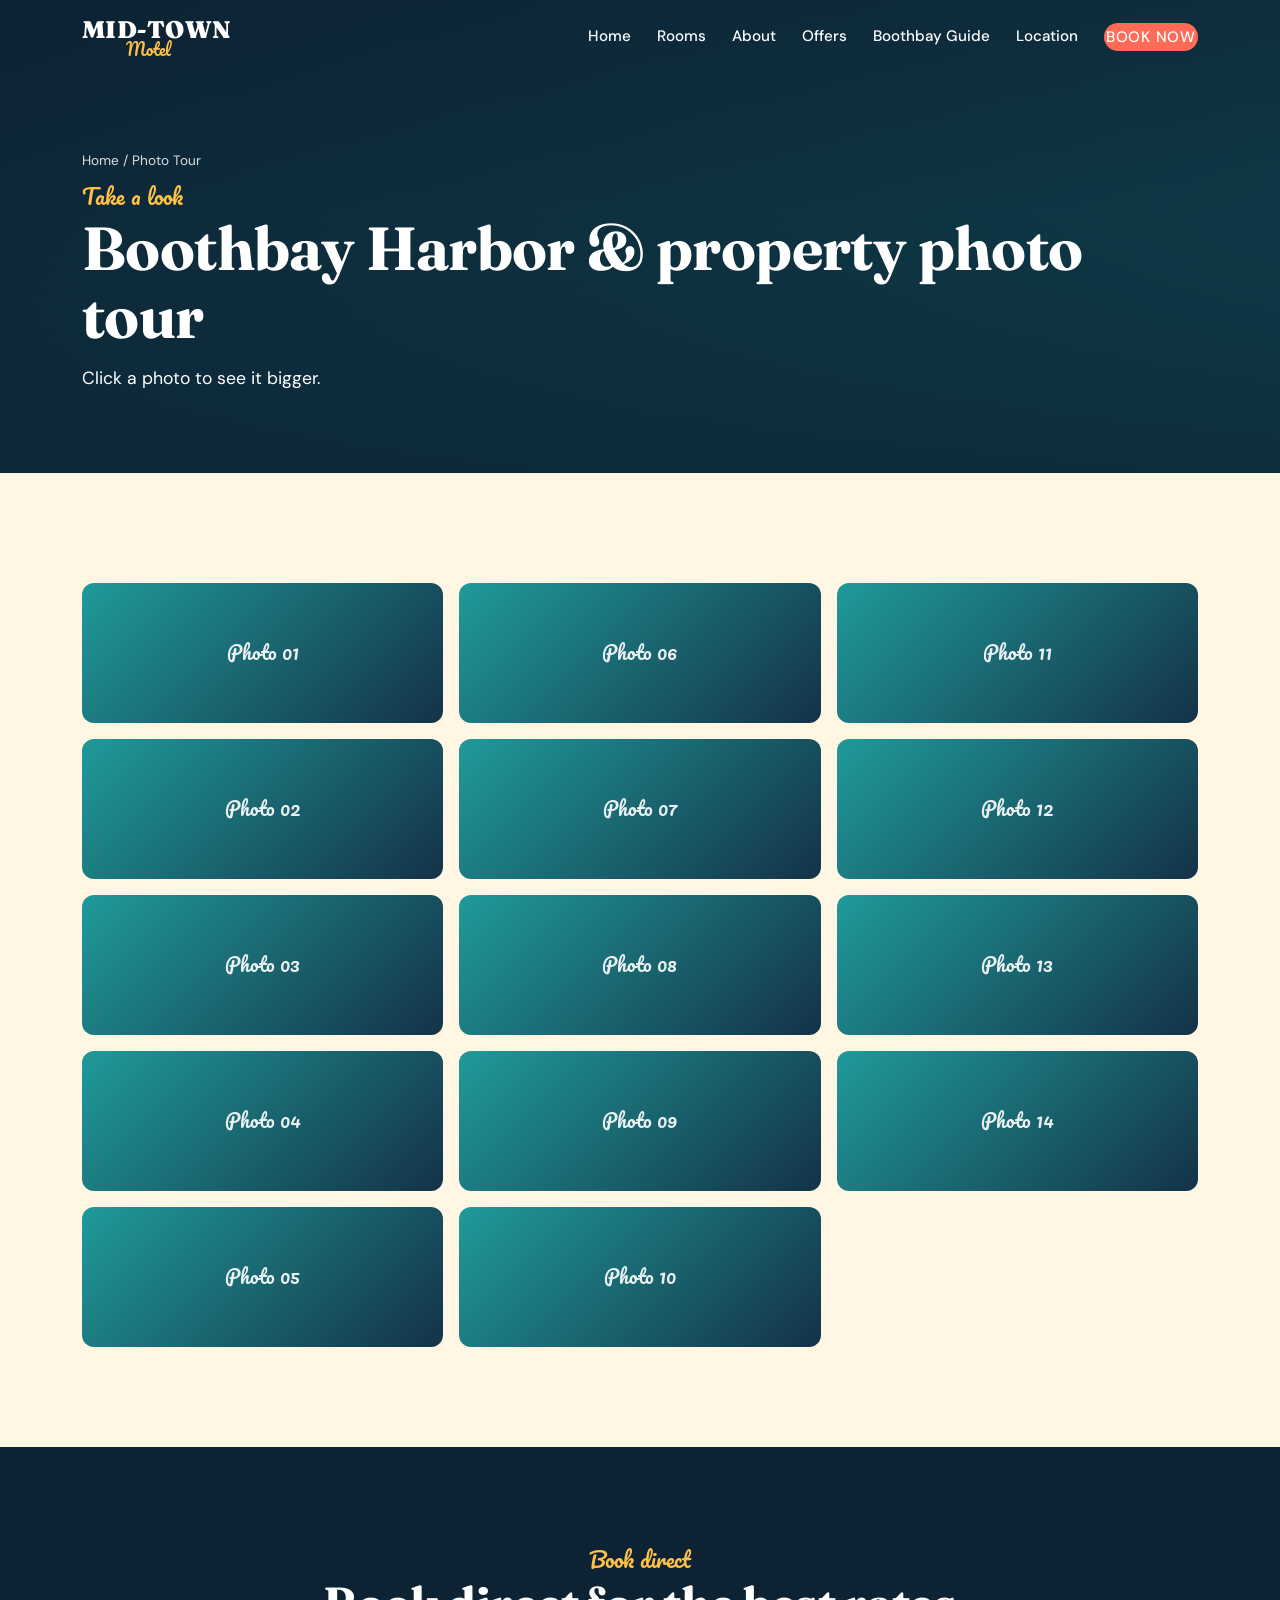
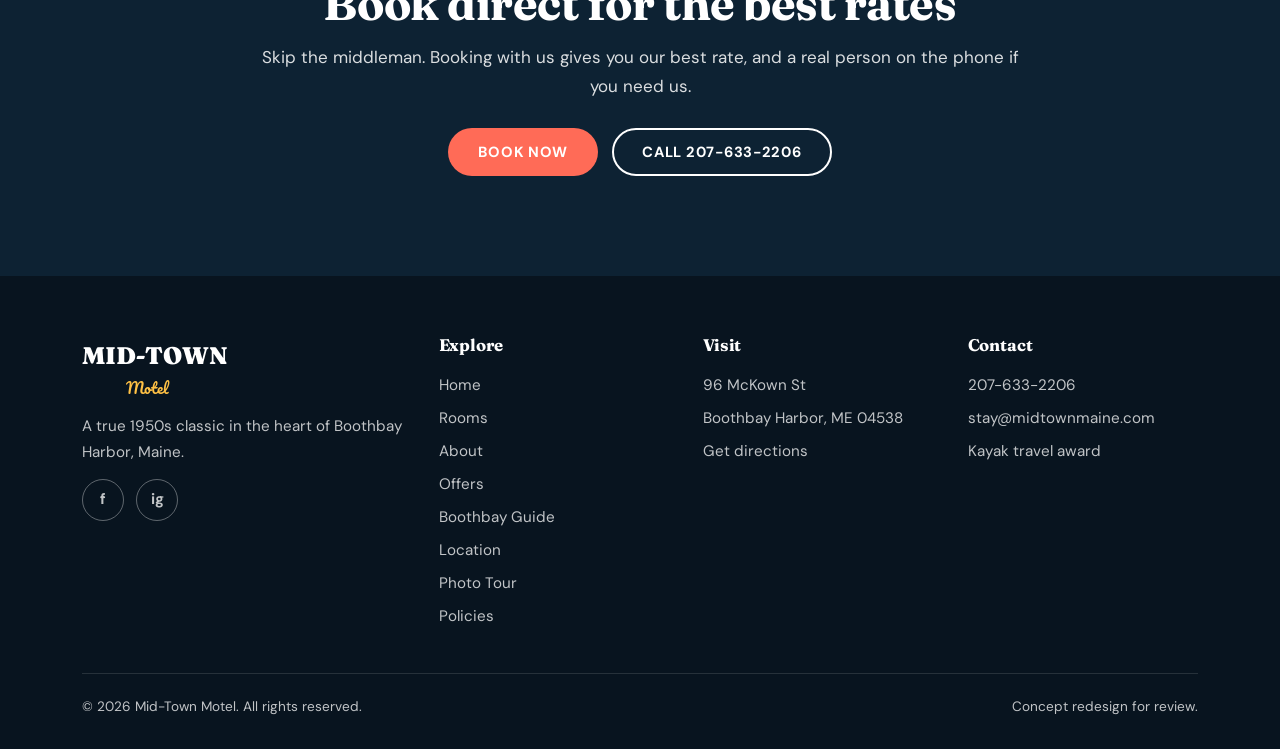
<file: gallery.html>
<!doctype html>
<html lang="en">
<head>
<meta charset="utf-8">
<meta name="viewport" content="width=device-width, initial-scale=1">
<title>Photo Tour | Mid-Town Motel, Boothbay Harbor</title>
<meta name="description" content="Photos of Mid-Town Motel and Boothbay Harbor, Maine.">
<meta name="theme-color" content="#0d2233">
<meta property="og:title" content="Photo Tour | Mid-Town Motel, Boothbay Harbor"><meta property="og:description" content="Photos of Mid-Town Motel and Boothbay Harbor, Maine."><meta property="og:type" content="website">
<link rel="preconnect" href="https://fonts.googleapis.com"><link rel="preconnect" href="https://fonts.gstatic.com" crossorigin>
<link href="https://fonts.googleapis.com/css2?family=DM+Sans:wght@400;500;700;800&family=Fraunces:opsz,wght@9..144,600;9..144,700;9..144,900&family=Monoton&family=Pacifico&display=swap" rel="stylesheet">
<link rel="stylesheet" href="style.css">
<script>document.documentElement.classList.add("js")</script>
</head>
<body>
<a class="skip" href="#main">Skip to content</a>
<header class="site-header"><div class="wrap nav"><a class="logo" href="index.html" aria-label="Mid-Town Motel home"><b>Mid-Town</b><i>Motel</i></a><button class="menu-btn" aria-label="Menu" aria-expanded="false" aria-controls="nav"><span></span></button><nav class="nav-links" id="nav" aria-label="Main"><a href="index.html">Home</a><a href="rooms.html">Rooms</a><a href="about.html">About</a><a href="offers.html">Offers</a><a href="guide.html">Boothbay Guide</a><a href="location.html">Location</a><a class="btn btn-coral btn-sm" href="https://resnexus.com/resnexus/reservations/book/DA784FEB-1E5F-4D53-B257-CAC2A75955D3?bookPackageID=4" target="_blank" rel="noopener">Book Now</a></nav></div></header>
<main id="main">
<div class="page-hero"><img class="hero-bg" src="https://midtownmaine.com/wp-content/uploads/2025/11/gallery.jpg" alt="" onerror="this.remove()"><div class="wrap"><div class="crumbs"><a href="index.html">Home</a> / Photo Tour</div><span class="eyebrow">Take a look</span><h1>Boothbay Harbor &amp; property photo tour</h1><p>Click a photo to see it bigger.</p></div></div>
<section><div class="wrap"><div class="gallery"><div class="tile"><span>Photo 01</span><img src="https://midtownmaine.com/wp-content/uploads/2025/11/gallery-01-scaled.jpg" alt="Mid-Town Motel photo 1" loading="lazy" onerror="this.remove()"></div><div class="tile"><span>Photo 02</span><img src="https://midtownmaine.com/wp-content/uploads/2025/11/gallery-02-scaled.jpg" alt="Mid-Town Motel photo 2" loading="lazy" onerror="this.remove()"></div><div class="tile"><span>Photo 03</span><img src="https://midtownmaine.com/wp-content/uploads/2025/11/gallery-03-scaled.jpg" alt="Mid-Town Motel photo 3" loading="lazy" onerror="this.remove()"></div><div class="tile"><span>Photo 04</span><img src="https://midtownmaine.com/wp-content/uploads/2025/11/gallery-04-scaled.jpg" alt="Mid-Town Motel photo 4" loading="lazy" onerror="this.remove()"></div><div class="tile"><span>Photo 05</span><img src="https://midtownmaine.com/wp-content/uploads/2025/11/gallery-05-scaled.jpg" alt="Mid-Town Motel photo 5" loading="lazy" onerror="this.remove()"></div><div class="tile"><span>Photo 06</span><img src="https://midtownmaine.com/wp-content/uploads/2025/11/gallery-06-scaled.jpg" alt="Mid-Town Motel photo 6" loading="lazy" onerror="this.remove()"></div><div class="tile"><span>Photo 07</span><img src="https://midtownmaine.com/wp-content/uploads/2025/11/gallery-07-1-scaled.jpg" alt="Mid-Town Motel photo 7" loading="lazy" onerror="this.remove()"></div><div class="tile"><span>Photo 08</span><img src="https://midtownmaine.com/wp-content/uploads/2025/11/gallery-08-scaled.jpg" alt="Mid-Town Motel photo 8" loading="lazy" onerror="this.remove()"></div><div class="tile"><span>Photo 09</span><img src="https://midtownmaine.com/wp-content/uploads/2025/11/gallery-09.jpg" alt="Mid-Town Motel photo 9" loading="lazy" onerror="this.remove()"></div><div class="tile"><span>Photo 10</span><img src="https://midtownmaine.com/wp-content/uploads/2025/11/gallery-10.jpg" alt="Mid-Town Motel photo 10" loading="lazy" onerror="this.remove()"></div><div class="tile"><span>Photo 11</span><img src="https://midtownmaine.com/wp-content/uploads/2025/11/gallery-11.jpg" alt="Mid-Town Motel photo 11" loading="lazy" onerror="this.remove()"></div><div class="tile"><span>Photo 12</span><img src="https://midtownmaine.com/wp-content/uploads/2025/11/gallery-12.jpg" alt="Mid-Town Motel photo 12" loading="lazy" onerror="this.remove()"></div><div class="tile"><span>Photo 13</span><img src="https://midtownmaine.com/wp-content/uploads/2025/11/gallery-13-scaled.jpg" alt="Mid-Town Motel photo 13" loading="lazy" onerror="this.remove()"></div><div class="tile"><span>Photo 14</span><img src="https://midtownmaine.com/wp-content/uploads/2025/11/gallery-14-scaled.jpg" alt="Mid-Town Motel photo 14" loading="lazy" onerror="this.remove()"></div></div></div></section><div class="lightbox" role="dialog" aria-label="Photo viewer"><button aria-label="Close">×</button><img alt=""></div><section class="cta"><div class="wrap"><span class="eyebrow reveal">Book direct</span><h2 class="reveal">Book direct for the best rates</h2><p class="reveal">Skip the middleman. Booking with us gives you our best rate, and a real person on the phone if you need us.</p><div class="actions reveal"><a class="btn btn-coral" href="https://resnexus.com/resnexus/reservations/book/DA784FEB-1E5F-4D53-B257-CAC2A75955D3?bookPackageID=4" target="_blank" rel="noopener">Book Now</a><a class="btn btn-light" href="tel:+12076332206">Call 207-633-2206</a></div></div></section>
</main>
<footer><div class="wrap"><div class="foot"><div class="foot-logo"><b>Mid-Town</b><i>Motel</i><p style="margin-top:14px;max-width:34ch">A true 1950s classic in the heart of Boothbay Harbor, Maine.</p><div class="socials"><a href="https://www.facebook.com/midtownmotelboothbay" target="_blank" rel="noopener" aria-label="Facebook">f</a><a href="https://www.instagram.com/Mid_town_motel/" target="_blank" rel="noopener" aria-label="Instagram">ig</a></div></div><div><h4>Explore</h4><ul><li><a href="index.html">Home</a></li><li><a href="rooms.html">Rooms</a></li><li><a href="about.html">About</a></li><li><a href="offers.html">Offers</a></li><li><a href="guide.html">Boothbay Guide</a></li><li><a href="location.html">Location</a></li><li><a href="gallery.html">Photo Tour</a></li><li><a href="policies.html">Policies</a></li></ul></div><div><h4>Visit</h4><ul><li>96 McKown St</li><li>Boothbay Harbor, ME 04538</li><li><a href="https://www.google.com/maps/search/?api=1&query=96+McKown+St+Boothbay+Harbor+ME+04538" target="_blank" rel="noopener">Get directions</a></li></ul></div><div><h4>Contact</h4><ul><li><a href="tel:+12076332206">207-633-2206</a></li><li><a href="mailto:stay@midtownmaine.com">stay@midtownmaine.com</a></li><li><a href="https://www.kayak.com/Boothbay-Harbor-Hotels-Mid-Town-Motel.2996930.ksp" target="_blank" rel="noopener">Kayak travel award</a></li></ul></div></div><div class="copy"><span>© <span data-year>2025</span> Mid-Town Motel. All rights reserved.</span><span>Concept redesign for review.</span></div></div></footer><div class="mbar"><a href="tel:+12076332206">Call</a><a class="go" href="https://resnexus.com/resnexus/reservations/book/DA784FEB-1E5F-4D53-B257-CAC2A75955D3?bookPackageID=4" target="_blank" rel="noopener">Book Now</a></div>
<script src="main.js"></script>
</body>
</html>
</file>
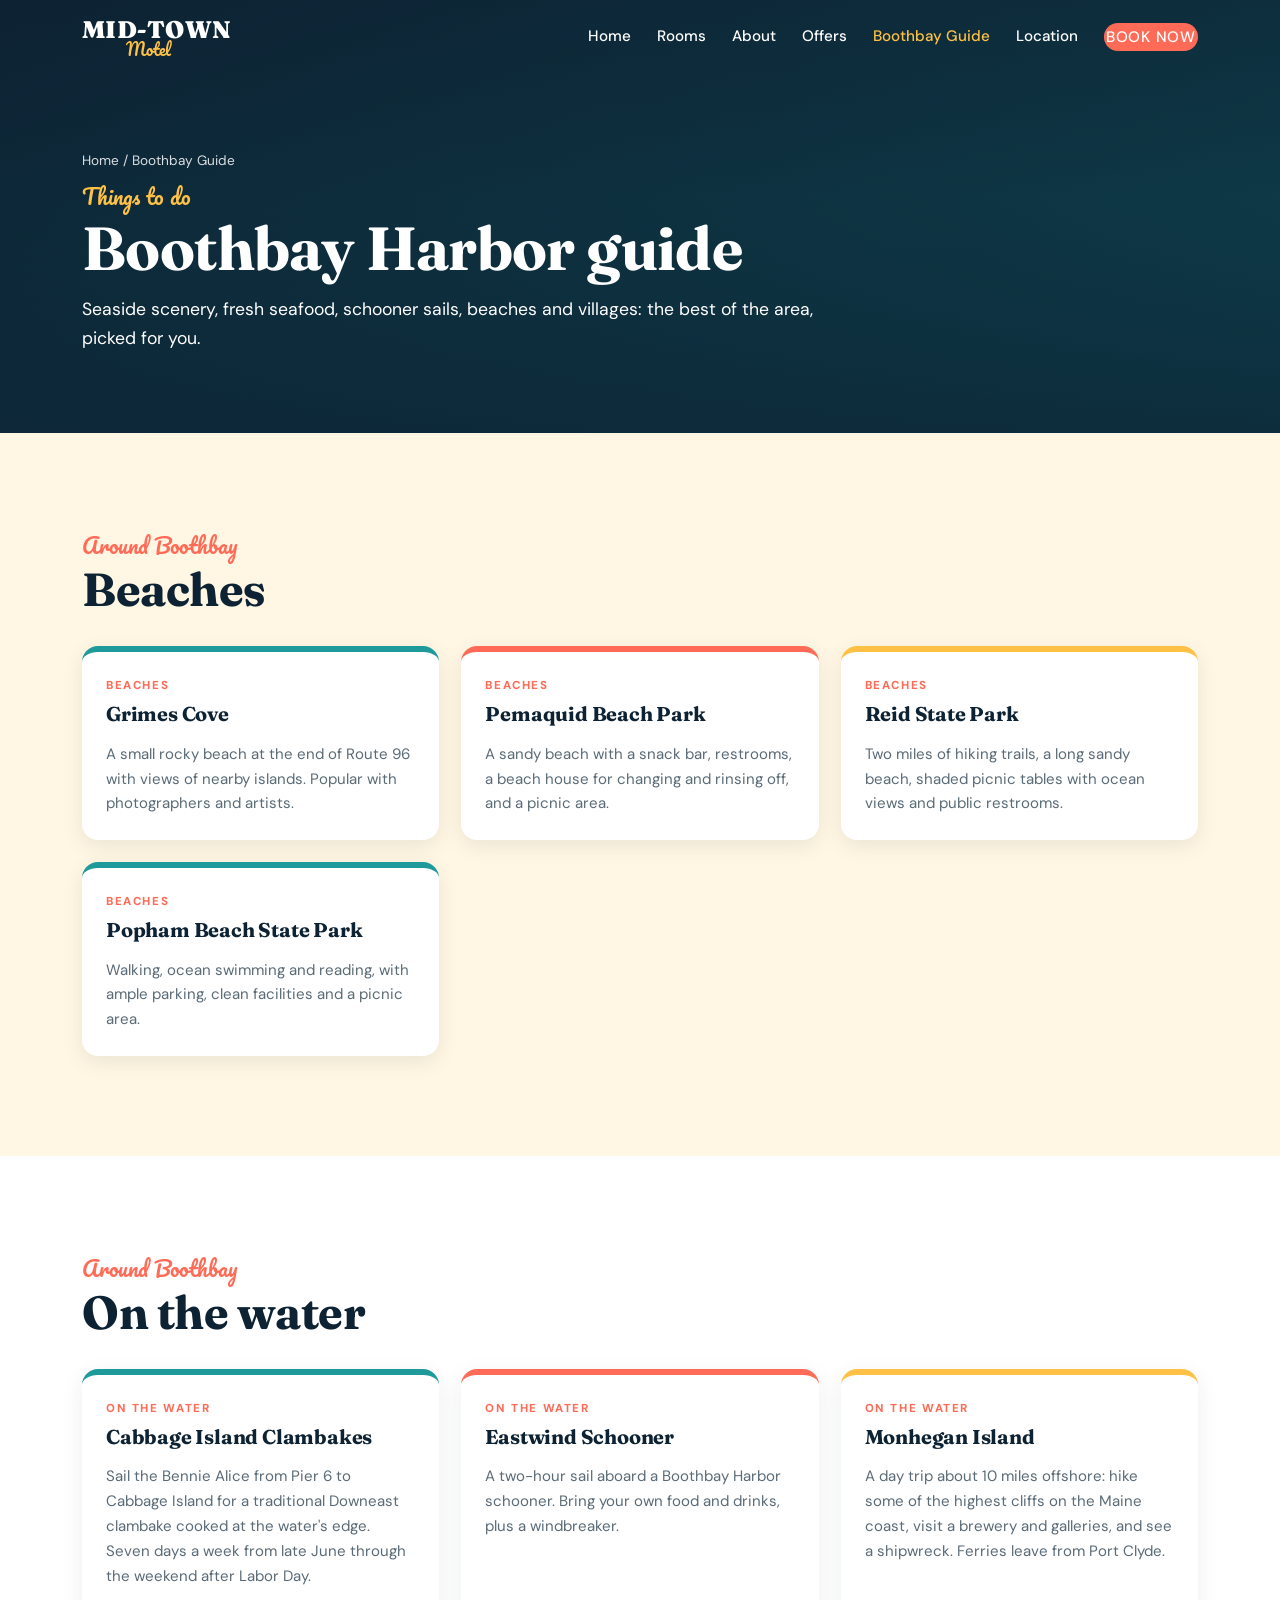
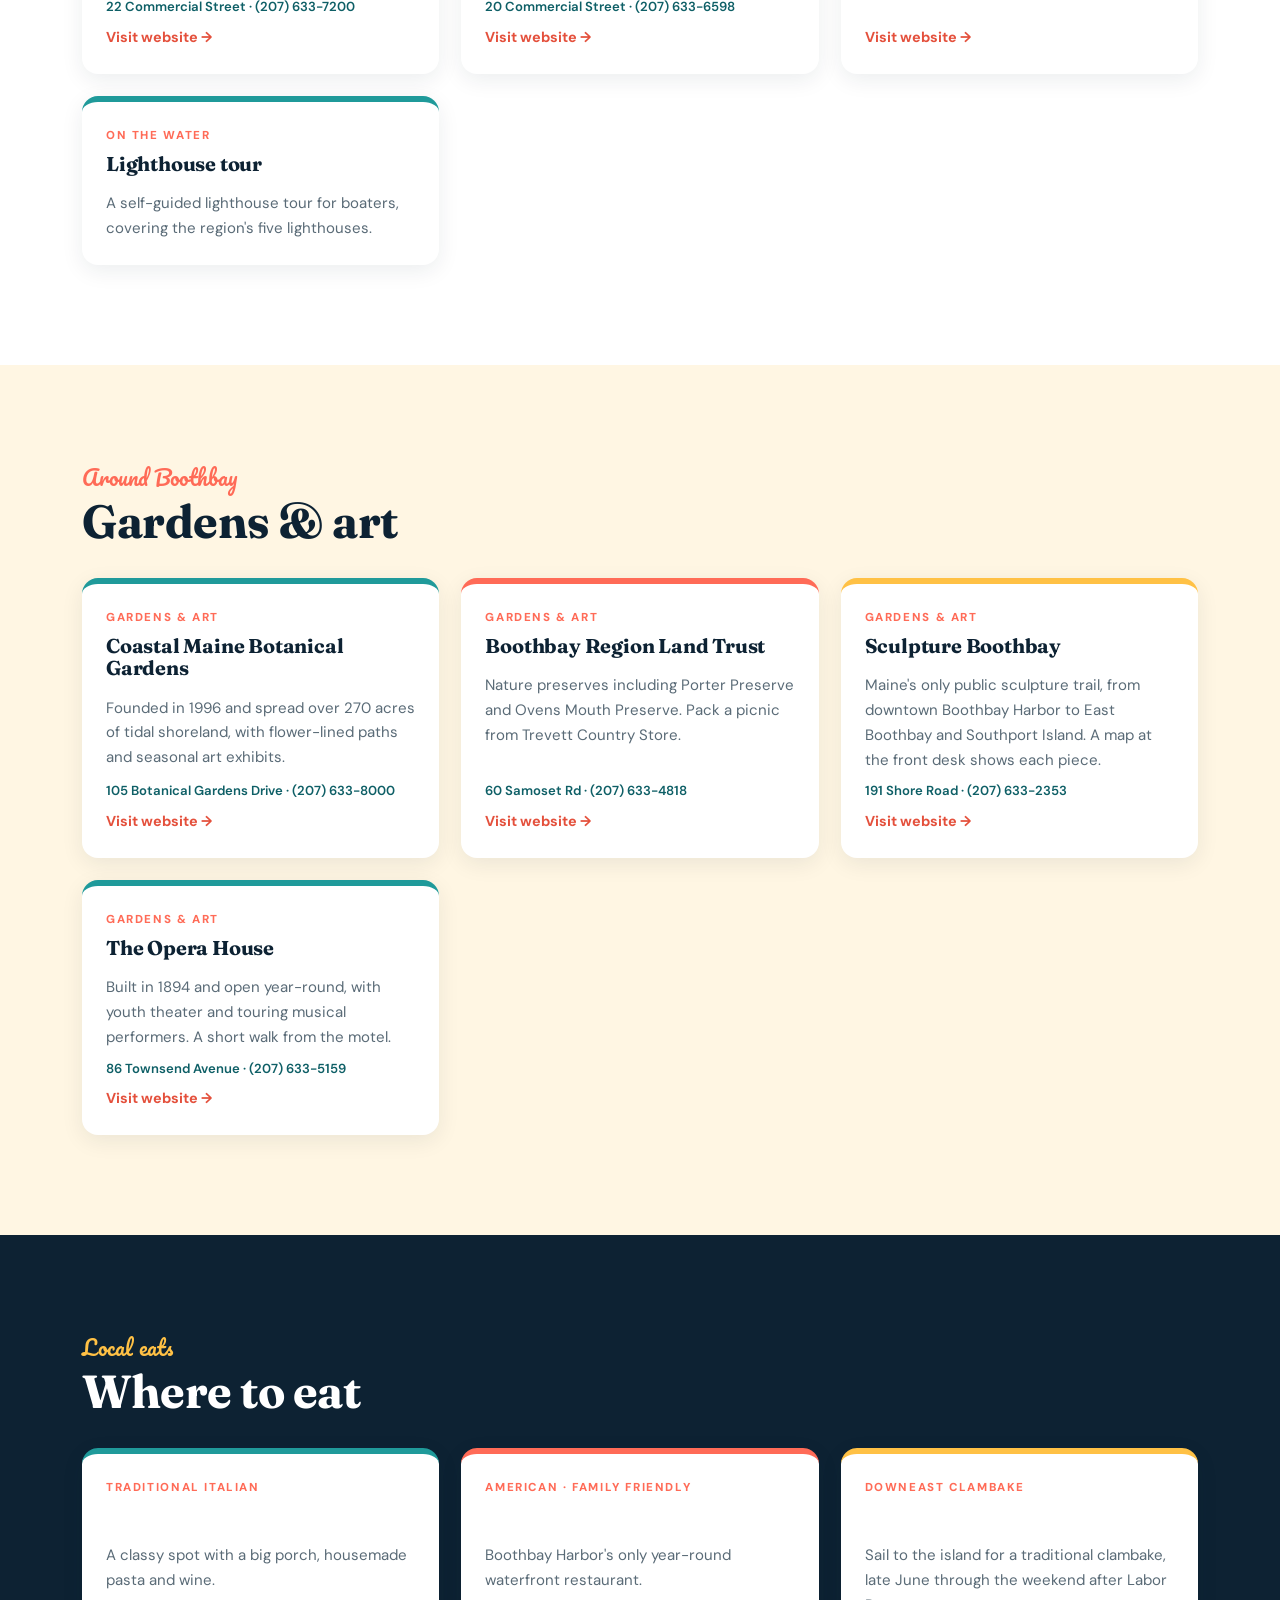
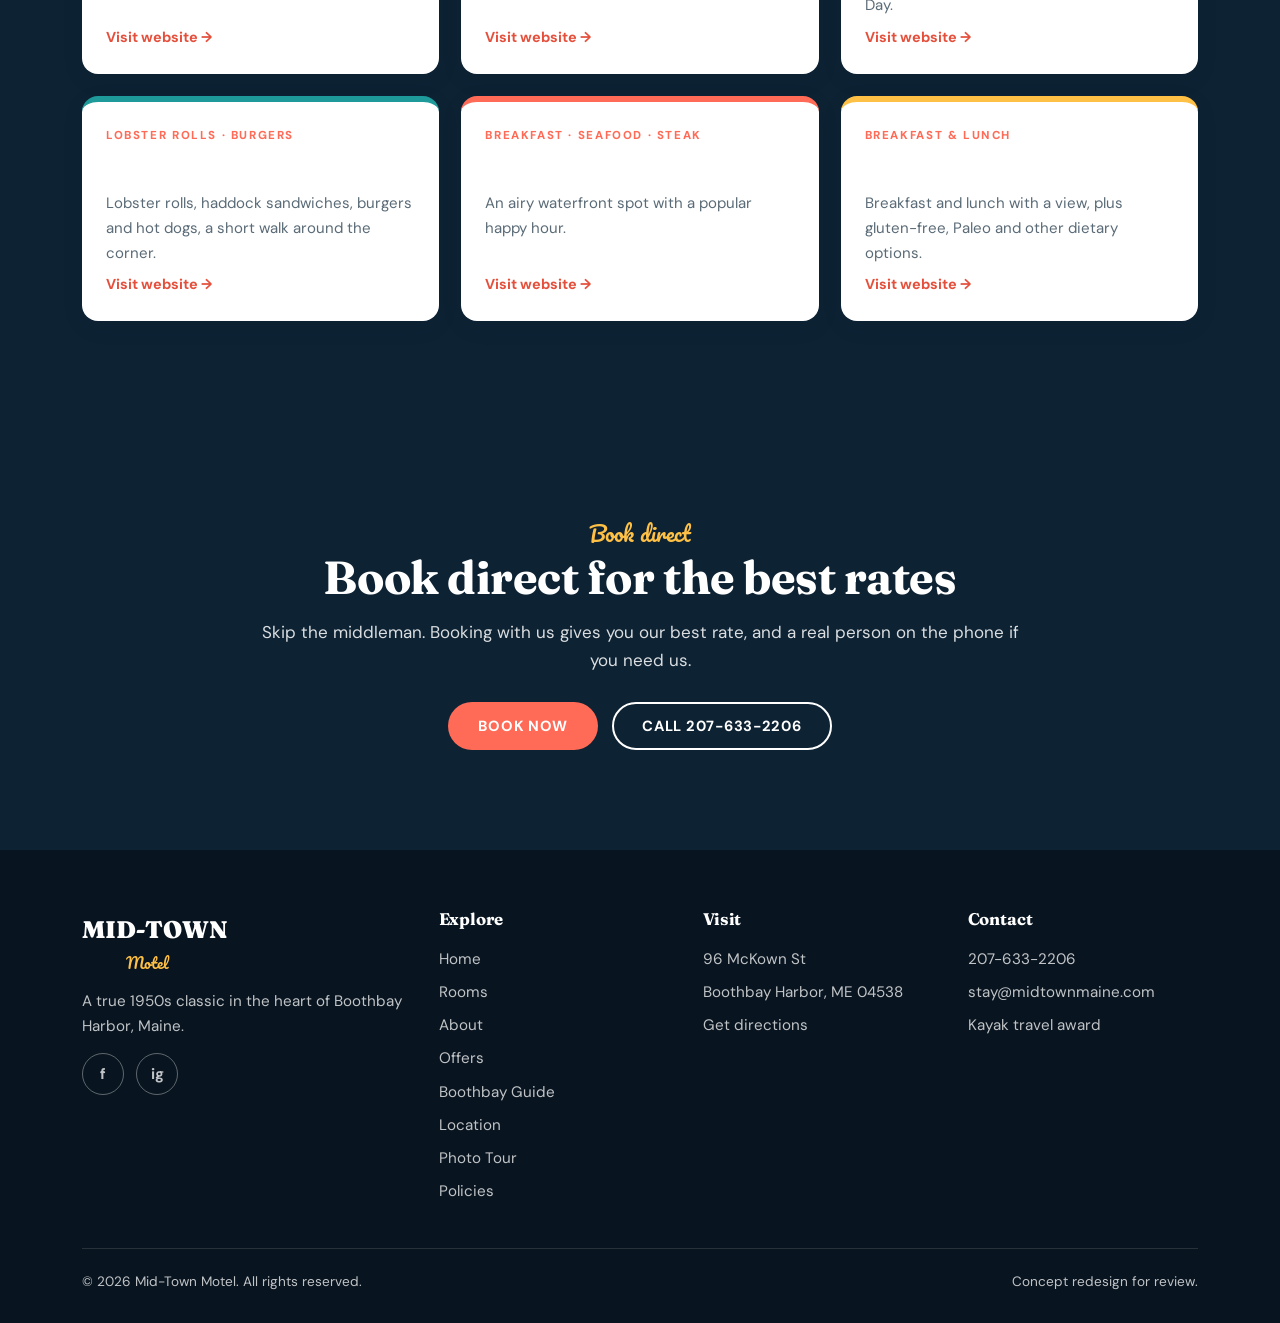
<file: guide.html>
<!doctype html>
<html lang="en">
<head>
<meta charset="utf-8">
<meta name="viewport" content="width=device-width, initial-scale=1">
<title>Boothbay Harbor Guide &amp; Local Eats | Mid-Town Motel</title>
<meta name="description" content="Things to do near Mid-Town Motel in Boothbay Harbor: beaches, clambakes, schooner sails, gardens, Monhegan Island and local restaurants.">
<meta name="theme-color" content="#0d2233">
<meta property="og:title" content="Boothbay Harbor Guide &amp; Local Eats | Mid-Town Motel"><meta property="og:description" content="Things to do near Mid-Town Motel in Boothbay Harbor: beaches, clambakes, schooner sails, gardens, Monhegan Island and local restaurants."><meta property="og:type" content="website">
<link rel="preconnect" href="https://fonts.googleapis.com"><link rel="preconnect" href="https://fonts.gstatic.com" crossorigin>
<link href="https://fonts.googleapis.com/css2?family=DM+Sans:wght@400;500;700;800&family=Fraunces:opsz,wght@9..144,600;9..144,700;9..144,900&family=Monoton&family=Pacifico&display=swap" rel="stylesheet">
<link rel="stylesheet" href="style.css">
<script>document.documentElement.classList.add("js")</script>
</head>
<body>
<a class="skip" href="#main">Skip to content</a>
<header class="site-header"><div class="wrap nav"><a class="logo" href="index.html" aria-label="Mid-Town Motel home"><b>Mid-Town</b><i>Motel</i></a><button class="menu-btn" aria-label="Menu" aria-expanded="false" aria-controls="nav"><span></span></button><nav class="nav-links" id="nav" aria-label="Main"><a href="index.html">Home</a><a href="rooms.html">Rooms</a><a href="about.html">About</a><a href="offers.html">Offers</a><a href="guide.html" class="active" aria-current="page">Boothbay Guide</a><a href="location.html">Location</a><a class="btn btn-coral btn-sm" href="https://resnexus.com/resnexus/reservations/book/DA784FEB-1E5F-4D53-B257-CAC2A75955D3?bookPackageID=4" target="_blank" rel="noopener">Book Now</a></nav></div></header>
<main id="main">
<div class="page-hero"><img class="hero-bg" src="https://midtownmaine.com/wp-content/uploads/2025/11/boothbaya.jpg" alt="" onerror="this.remove()"><div class="wrap"><div class="crumbs"><a href="index.html">Home</a> / Boothbay Guide</div><span class="eyebrow">Things to do</span><h1>Boothbay Harbor guide</h1><p>Seaside scenery, fresh seafood, schooner sails, beaches and villages: the best of the area, picked for you.</p></div></div>
<section id="beaches"><div class="wrap"><span class="eyebrow">Around Boothbay</span><h2>Beaches</h2><div class="grid-3" style="margin-top:30px"><article class="reveal"><div class="guide-card c1"><span class="kicker">Beaches</span><h3>Grimes Cove</h3><p>A small rocky beach at the end of Route 96 with views of nearby islands. Popular with photographers and artists.</p></div></article><article class="reveal"><div class="guide-card c2"><span class="kicker">Beaches</span><h3>Pemaquid Beach Park</h3><p>A sandy beach with a snack bar, restrooms, a beach house for changing and rinsing off, and a picnic area.</p></div></article><article class="reveal"><div class="guide-card c3"><span class="kicker">Beaches</span><h3>Reid State Park</h3><p>Two miles of hiking trails, a long sandy beach, shaded picnic tables with ocean views and public restrooms.</p></div></article><article class="reveal"><div class="guide-card c1"><span class="kicker">Beaches</span><h3>Popham Beach State Park</h3><p>Walking, ocean swimming and reading, with ample parking, clean facilities and a picnic area.</p></div></article></div></div></section><section class="bg-white" id="on-the-water"><div class="wrap"><span class="eyebrow">Around Boothbay</span><h2>On the water</h2><div class="grid-3" style="margin-top:30px"><article class="reveal"><div class="guide-card c1"><span class="kicker">On the water</span><h3>Cabbage Island Clambakes</h3><p>Sail the Bennie Alice from Pier 6 to Cabbage Island for a traditional Downeast clambake cooked at the water&#x27;s edge. Seven days a week from late June through the weekend after Labor Day.</p><div class="meta">22 Commercial Street · (207) 633-7200</div><a class="more" href="https://www.cabbageislandclambake.com/" target="_blank" rel="noopener">Visit website →</a></div></article><article class="reveal"><div class="guide-card c2"><span class="kicker">On the water</span><h3>Eastwind Schooner</h3><p>A two-hour sail aboard a Boothbay Harbor schooner. Bring your own food and drinks, plus a windbreaker.</p><div class="meta">20 Commercial Street · (207) 633-6598</div><a class="more" href="https://www.boothbaysailing.com/" target="_blank" rel="noopener">Visit website →</a></div></article><article class="reveal"><div class="guide-card c3"><span class="kicker">On the water</span><h3>Monhegan Island</h3><p>A day trip about 10 miles offshore: hike some of the highest cliffs on the Maine coast, visit a brewery and galleries, and see a shipwreck. Ferries leave from Port Clyde.</p><a class="more" href="https://monheganboat.com/" target="_blank" rel="noopener">Visit website →</a></div></article><article class="reveal"><div class="guide-card c1"><span class="kicker">On the water</span><h3>Lighthouse tour</h3><p>A self-guided lighthouse tour for boaters, covering the region&#x27;s five lighthouses.</p></div></article></div></div></section><section id="gardens-art"><div class="wrap"><span class="eyebrow">Around Boothbay</span><h2>Gardens &amp; art</h2><div class="grid-3" style="margin-top:30px"><article class="reveal"><div class="guide-card c1"><span class="kicker">Gardens &amp; art</span><h3>Coastal Maine Botanical Gardens</h3><p>Founded in 1996 and spread over 270 acres of tidal shoreland, with flower-lined paths and seasonal art exhibits.</p><div class="meta">105 Botanical Gardens Drive · (207) 633-8000</div><a class="more" href="https://www.mainegardens.org/" target="_blank" rel="noopener">Visit website →</a></div></article><article class="reveal"><div class="guide-card c2"><span class="kicker">Gardens &amp; art</span><h3>Boothbay Region Land Trust</h3><p>Nature preserves including Porter Preserve and Ovens Mouth Preserve. Pack a picnic from Trevett Country Store.</p><div class="meta">60 Samoset Rd · (207) 633-4818</div><a class="more" href="https://bbrlt.org/" target="_blank" rel="noopener">Visit website →</a></div></article><article class="reveal"><div class="guide-card c3"><span class="kicker">Gardens &amp; art</span><h3>Sculpture Boothbay</h3><p>Maine&#x27;s only public sculpture trail, from downtown Boothbay Harbor to East Boothbay and Southport Island. A map at the front desk shows each piece.</p><div class="meta">191 Shore Road · (207) 633-2353</div><a class="more" href="https://www.sculptureboothbay.org/" target="_blank" rel="noopener">Visit website →</a></div></article><article class="reveal"><div class="guide-card c1"><span class="kicker">Gardens &amp; art</span><h3>The Opera House</h3><p>Built in 1894 and open year-round, with youth theater and touring musical performers. A short walk from the motel.</p><div class="meta">86 Townsend Avenue · (207) 633-5159</div><a class="more" href="https://boothbayoperahouse.com/" target="_blank" rel="noopener">Visit website →</a></div></article></div></div></section><section class="bg-navy" id="local-eats"><div class="wrap"><span class="eyebrow">Local eats</span><h2>Where to eat</h2><div class="grid-3" style="margin-top:30px"><article class="reveal"><div class="guide-card c1"><span class="kicker">Traditional Italian</span><h3>Ports of Italy</h3><p>A classy spot with a big porch, housemade pasta and wine.</p><a class="more" href="https://www.portsofitaly.com/" target="_blank" rel="noopener">Visit website →</a></div></article><article class="reveal"><div class="guide-card c2"><span class="kicker">American · Family friendly</span><h3>Brady&#x27;s</h3><p>Boothbay Harbor&#x27;s only year-round waterfront restaurant.</p><a class="more" href="https://bradysboothbayharbor.com/" target="_blank" rel="noopener">Visit website →</a></div></article><article class="reveal"><div class="guide-card c3"><span class="kicker">Downeast clambake</span><h3>Cabbage Island Clambakes</h3><p>Sail to the island for a traditional clambake, late June through the weekend after Labor Day.</p><a class="more" href="https://www.cabbageislandclambake.com/" target="_blank" rel="noopener">Visit website →</a></div></article><article class="reveal"><div class="guide-card c1"><span class="kicker">Lobster rolls · Burgers</span><h3>Dunton&#x27;s Doghouse</h3><p>Lobster rolls, haddock sandwiches, burgers and hot dogs, a short walk around the corner.</p><a class="more" href="https://www.facebook.com/duntonsdoghouse/" target="_blank" rel="noopener">Visit website →</a></div></article><article class="reveal"><div class="guide-card c2"><span class="kicker">Breakfast · Seafood · Steak</span><h3>Harborside 1901</h3><p>An airy waterfront spot with a popular happy hour.</p><a class="more" href="https://harborside1901.com/" target="_blank" rel="noopener">Visit website →</a></div></article><article class="reveal"><div class="guide-card c3"><span class="kicker">Breakfast &amp; lunch</span><h3>Kelly&#x27;s Cafe</h3><p>Breakfast and lunch with a view, plus gluten-free, Paleo and other dietary options.</p><a class="more" href="http://kellyscafebbh.com/" target="_blank" rel="noopener">Visit website →</a></div></article></div></div></section><section class="cta"><div class="wrap"><span class="eyebrow reveal">Book direct</span><h2 class="reveal">Book direct for the best rates</h2><p class="reveal">Skip the middleman. Booking with us gives you our best rate, and a real person on the phone if you need us.</p><div class="actions reveal"><a class="btn btn-coral" href="https://resnexus.com/resnexus/reservations/book/DA784FEB-1E5F-4D53-B257-CAC2A75955D3?bookPackageID=4" target="_blank" rel="noopener">Book Now</a><a class="btn btn-light" href="tel:+12076332206">Call 207-633-2206</a></div></div></section>
</main>
<footer><div class="wrap"><div class="foot"><div class="foot-logo"><b>Mid-Town</b><i>Motel</i><p style="margin-top:14px;max-width:34ch">A true 1950s classic in the heart of Boothbay Harbor, Maine.</p><div class="socials"><a href="https://www.facebook.com/midtownmotelboothbay" target="_blank" rel="noopener" aria-label="Facebook">f</a><a href="https://www.instagram.com/Mid_town_motel/" target="_blank" rel="noopener" aria-label="Instagram">ig</a></div></div><div><h4>Explore</h4><ul><li><a href="index.html">Home</a></li><li><a href="rooms.html">Rooms</a></li><li><a href="about.html">About</a></li><li><a href="offers.html">Offers</a></li><li><a href="guide.html">Boothbay Guide</a></li><li><a href="location.html">Location</a></li><li><a href="gallery.html">Photo Tour</a></li><li><a href="policies.html">Policies</a></li></ul></div><div><h4>Visit</h4><ul><li>96 McKown St</li><li>Boothbay Harbor, ME 04538</li><li><a href="https://www.google.com/maps/search/?api=1&query=96+McKown+St+Boothbay+Harbor+ME+04538" target="_blank" rel="noopener">Get directions</a></li></ul></div><div><h4>Contact</h4><ul><li><a href="tel:+12076332206">207-633-2206</a></li><li><a href="mailto:stay@midtownmaine.com">stay@midtownmaine.com</a></li><li><a href="https://www.kayak.com/Boothbay-Harbor-Hotels-Mid-Town-Motel.2996930.ksp" target="_blank" rel="noopener">Kayak travel award</a></li></ul></div></div><div class="copy"><span>© <span data-year>2025</span> Mid-Town Motel. All rights reserved.</span><span>Concept redesign for review.</span></div></div></footer><div class="mbar"><a href="tel:+12076332206">Call</a><a class="go" href="https://resnexus.com/resnexus/reservations/book/DA784FEB-1E5F-4D53-B257-CAC2A75955D3?bookPackageID=4" target="_blank" rel="noopener">Book Now</a></div>
<script src="main.js"></script>
</body>
</html>
</file>
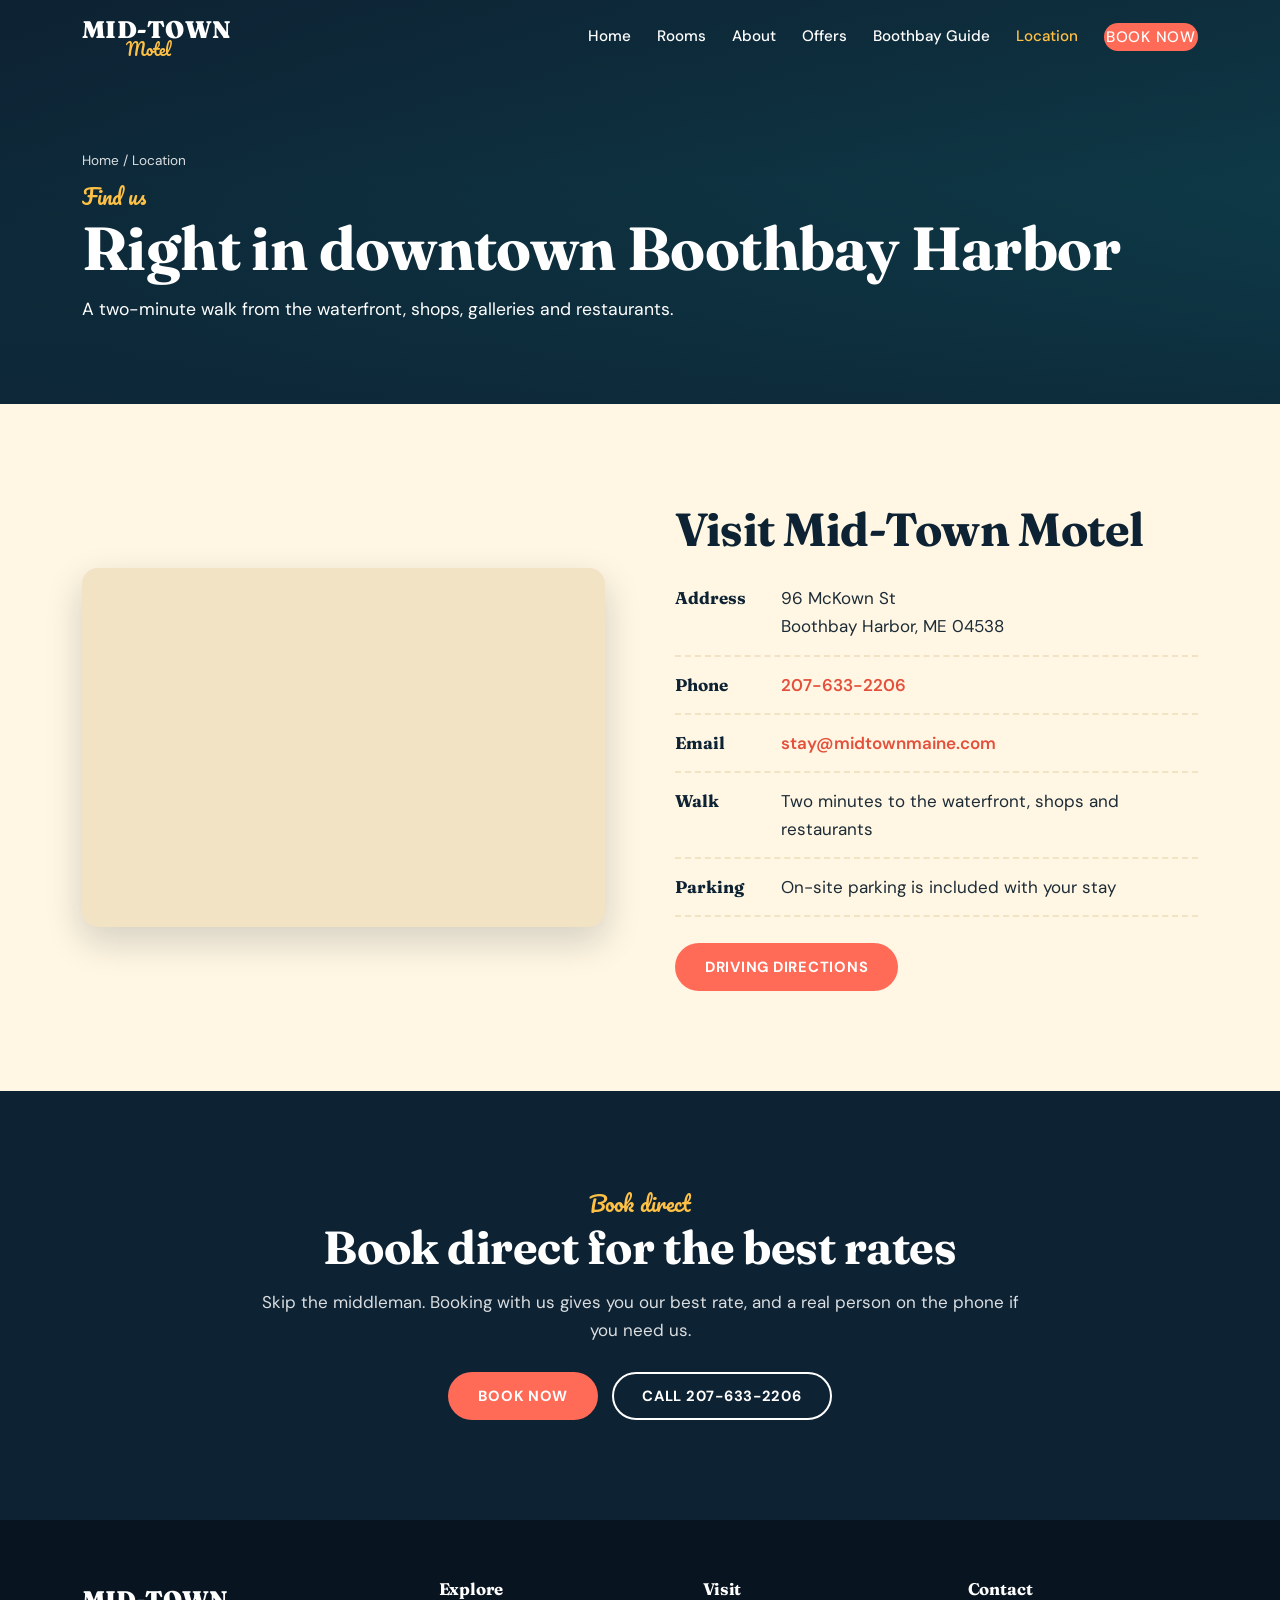
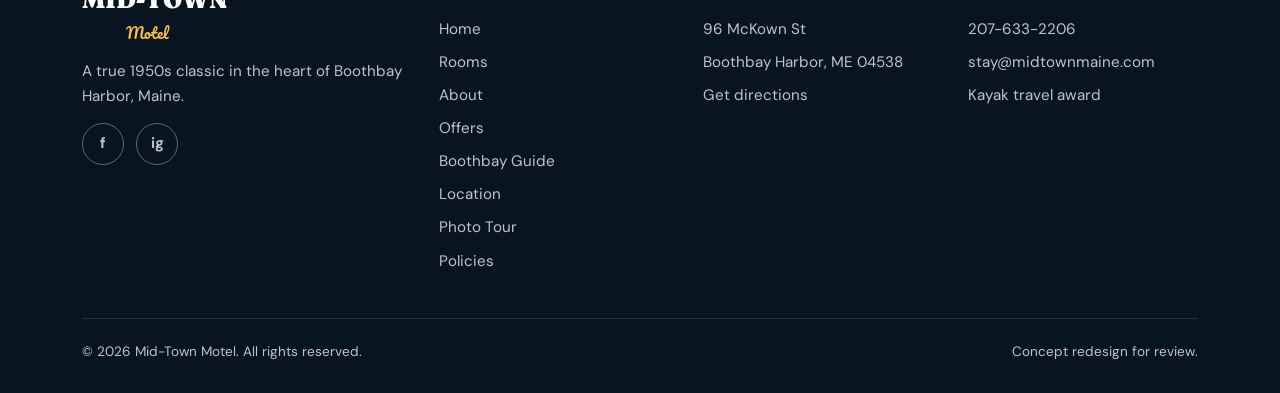
<file: location.html>
<!doctype html>
<html lang="en">
<head>
<meta charset="utf-8">
<meta name="viewport" content="width=device-width, initial-scale=1">
<title>Location | Mid-Town Motel, Boothbay Harbor</title>
<meta name="description" content="Mid-Town Motel, 96 McKown St, Boothbay Harbor, Maine, two minutes from the waterfront.">
<meta name="theme-color" content="#0d2233">
<meta property="og:title" content="Location | Mid-Town Motel, Boothbay Harbor"><meta property="og:description" content="Mid-Town Motel, 96 McKown St, Boothbay Harbor, Maine, two minutes from the waterfront."><meta property="og:type" content="website">
<link rel="preconnect" href="https://fonts.googleapis.com"><link rel="preconnect" href="https://fonts.gstatic.com" crossorigin>
<link href="https://fonts.googleapis.com/css2?family=DM+Sans:wght@400;500;700;800&family=Fraunces:opsz,wght@9..144,600;9..144,700;9..144,900&family=Monoton&family=Pacifico&display=swap" rel="stylesheet">
<link rel="stylesheet" href="style.css">
<script>document.documentElement.classList.add("js")</script>
</head>
<body>
<a class="skip" href="#main">Skip to content</a>
<header class="site-header"><div class="wrap nav"><a class="logo" href="index.html" aria-label="Mid-Town Motel home"><b>Mid-Town</b><i>Motel</i></a><button class="menu-btn" aria-label="Menu" aria-expanded="false" aria-controls="nav"><span></span></button><nav class="nav-links" id="nav" aria-label="Main"><a href="index.html">Home</a><a href="rooms.html">Rooms</a><a href="about.html">About</a><a href="offers.html">Offers</a><a href="guide.html">Boothbay Guide</a><a href="location.html" class="active" aria-current="page">Location</a><a class="btn btn-coral btn-sm" href="https://resnexus.com/resnexus/reservations/book/DA784FEB-1E5F-4D53-B257-CAC2A75955D3?bookPackageID=4" target="_blank" rel="noopener">Book Now</a></nav></div></header>
<main id="main">
<div class="page-hero"><img class="hero-bg" src="https://midtownmaine.com/wp-content/uploads/2025/11/history-motel.jpg" alt="" onerror="this.remove()"><div class="wrap"><div class="crumbs"><a href="index.html">Home</a> / Location</div><span class="eyebrow">Find us</span><h1>Right in downtown Boothbay Harbor</h1><p>A two-minute walk from the waterfront, shops, galleries and restaurants.</p></div></div>
<section><div class="wrap split"><div class="visual"><div class="map"><iframe title="Map of Mid-Town Motel" loading="lazy" referrerpolicy="no-referrer-when-downgrade" src="https://www.google.com/maps?q=96+McKown+St,+Boothbay+Harbor,+ME+04538&output=embed"></iframe></div></div><div><h2>Visit Mid-Town Motel</h2><ul class="info-list"><li><b>Address</b><span>96 McKown St<br>Boothbay Harbor, ME 04538</span></li><li><b>Phone</b><a href="tel:+12076332206">207-633-2206</a></li><li><b>Email</b><a href="mailto:stay@midtownmaine.com">stay@midtownmaine.com</a></li><li><b>Walk</b><span>Two minutes to the waterfront, shops and restaurants</span></li><li><b>Parking</b><span>On-site parking is included with your stay</span></li></ul><div class="actions" style="margin-top:26px"><a class="btn btn-coral" href="https://www.google.com/maps/search/?api=1&query=96+McKown+St+Boothbay+Harbor+ME+04538" target="_blank" rel="noopener">Driving directions</a></div></div></div></section><section class="cta"><div class="wrap"><span class="eyebrow reveal">Book direct</span><h2 class="reveal">Book direct for the best rates</h2><p class="reveal">Skip the middleman. Booking with us gives you our best rate, and a real person on the phone if you need us.</p><div class="actions reveal"><a class="btn btn-coral" href="https://resnexus.com/resnexus/reservations/book/DA784FEB-1E5F-4D53-B257-CAC2A75955D3?bookPackageID=4" target="_blank" rel="noopener">Book Now</a><a class="btn btn-light" href="tel:+12076332206">Call 207-633-2206</a></div></div></section>
</main>
<footer><div class="wrap"><div class="foot"><div class="foot-logo"><b>Mid-Town</b><i>Motel</i><p style="margin-top:14px;max-width:34ch">A true 1950s classic in the heart of Boothbay Harbor, Maine.</p><div class="socials"><a href="https://www.facebook.com/midtownmotelboothbay" target="_blank" rel="noopener" aria-label="Facebook">f</a><a href="https://www.instagram.com/Mid_town_motel/" target="_blank" rel="noopener" aria-label="Instagram">ig</a></div></div><div><h4>Explore</h4><ul><li><a href="index.html">Home</a></li><li><a href="rooms.html">Rooms</a></li><li><a href="about.html">About</a></li><li><a href="offers.html">Offers</a></li><li><a href="guide.html">Boothbay Guide</a></li><li><a href="location.html">Location</a></li><li><a href="gallery.html">Photo Tour</a></li><li><a href="policies.html">Policies</a></li></ul></div><div><h4>Visit</h4><ul><li>96 McKown St</li><li>Boothbay Harbor, ME 04538</li><li><a href="https://www.google.com/maps/search/?api=1&query=96+McKown+St+Boothbay+Harbor+ME+04538" target="_blank" rel="noopener">Get directions</a></li></ul></div><div><h4>Contact</h4><ul><li><a href="tel:+12076332206">207-633-2206</a></li><li><a href="mailto:stay@midtownmaine.com">stay@midtownmaine.com</a></li><li><a href="https://www.kayak.com/Boothbay-Harbor-Hotels-Mid-Town-Motel.2996930.ksp" target="_blank" rel="noopener">Kayak travel award</a></li></ul></div></div><div class="copy"><span>© <span data-year>2025</span> Mid-Town Motel. All rights reserved.</span><span>Concept redesign for review.</span></div></div></footer><div class="mbar"><a href="tel:+12076332206">Call</a><a class="go" href="https://resnexus.com/resnexus/reservations/book/DA784FEB-1E5F-4D53-B257-CAC2A75955D3?bookPackageID=4" target="_blank" rel="noopener">Book Now</a></div>
<script src="main.js"></script>
</body>
</html>
</file>
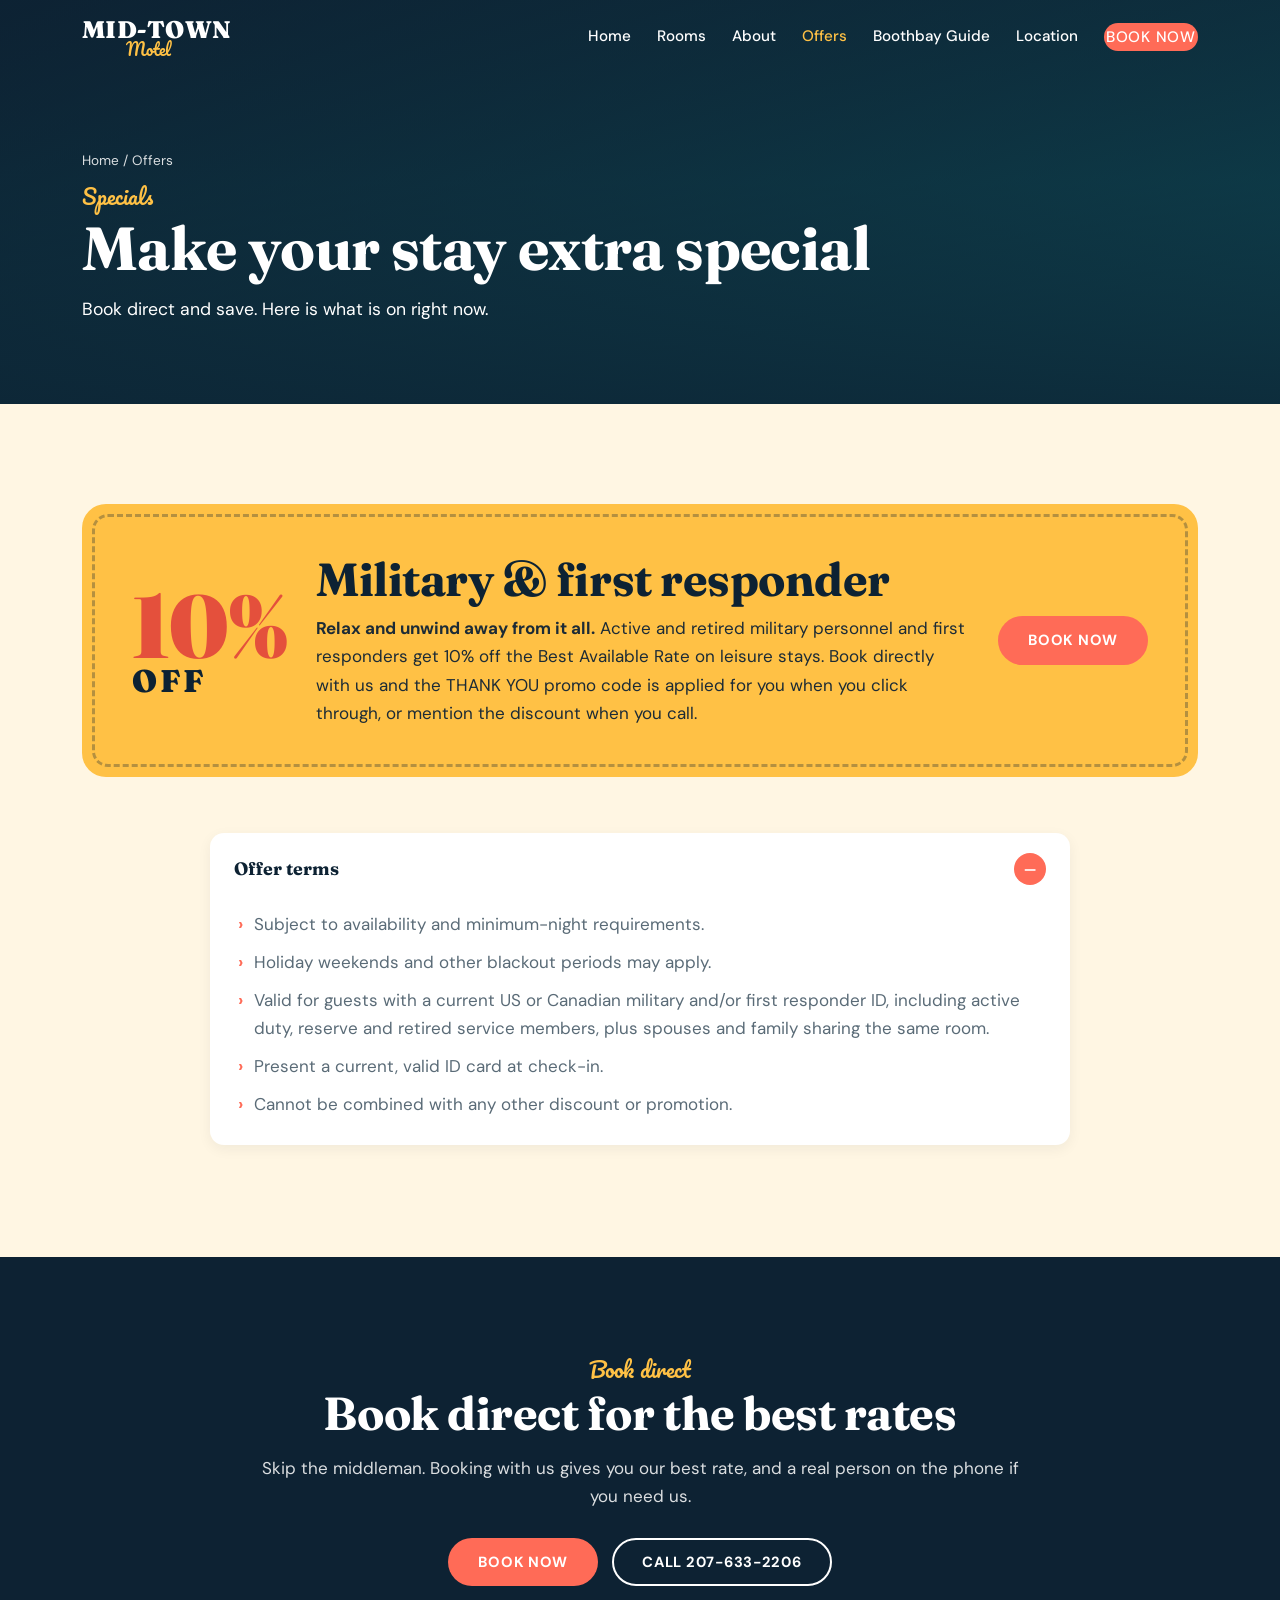
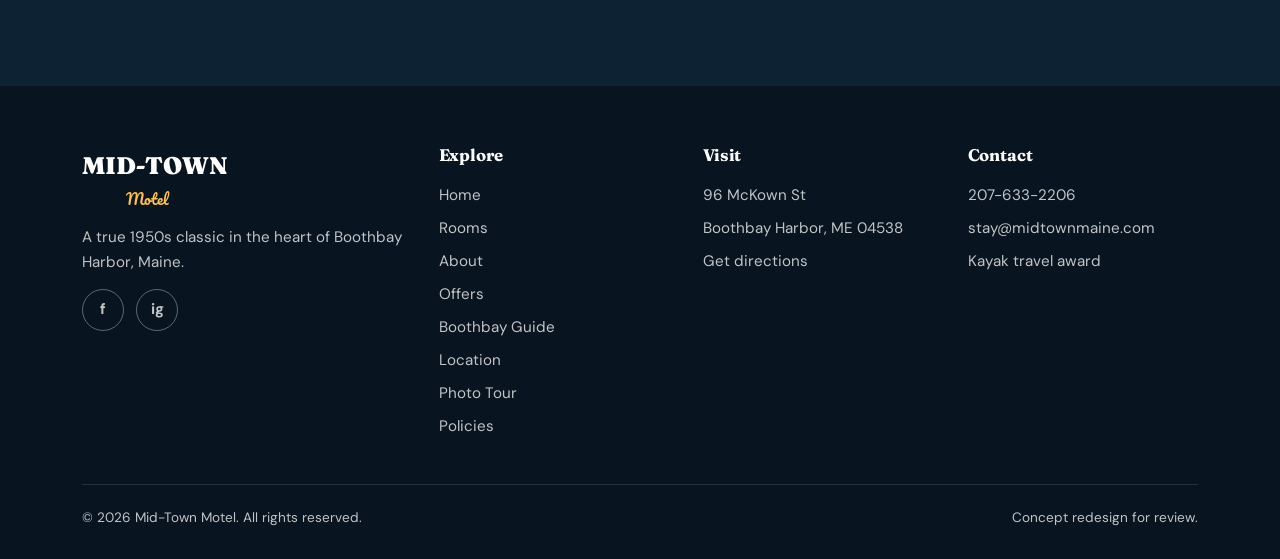
<file: offers.html>
<!doctype html>
<html lang="en">
<head>
<meta charset="utf-8">
<meta name="viewport" content="width=device-width, initial-scale=1">
<title>Offers | Mid-Town Motel, Boothbay Harbor</title>
<meta name="description" content="10% off for military and first responders when you book direct at Mid-Town Motel in Boothbay Harbor, Maine.">
<meta name="theme-color" content="#0d2233">
<meta property="og:title" content="Offers | Mid-Town Motel, Boothbay Harbor"><meta property="og:description" content="10% off for military and first responders when you book direct at Mid-Town Motel in Boothbay Harbor, Maine."><meta property="og:type" content="website">
<link rel="preconnect" href="https://fonts.googleapis.com"><link rel="preconnect" href="https://fonts.gstatic.com" crossorigin>
<link href="https://fonts.googleapis.com/css2?family=DM+Sans:wght@400;500;700;800&family=Fraunces:opsz,wght@9..144,600;9..144,700;9..144,900&family=Monoton&family=Pacifico&display=swap" rel="stylesheet">
<link rel="stylesheet" href="style.css">
<script>document.documentElement.classList.add("js")</script>
</head>
<body>
<a class="skip" href="#main">Skip to content</a>
<header class="site-header"><div class="wrap nav"><a class="logo" href="index.html" aria-label="Mid-Town Motel home"><b>Mid-Town</b><i>Motel</i></a><button class="menu-btn" aria-label="Menu" aria-expanded="false" aria-controls="nav"><span></span></button><nav class="nav-links" id="nav" aria-label="Main"><a href="index.html">Home</a><a href="rooms.html">Rooms</a><a href="about.html">About</a><a href="offers.html" class="active" aria-current="page">Offers</a><a href="guide.html">Boothbay Guide</a><a href="location.html">Location</a><a class="btn btn-coral btn-sm" href="https://resnexus.com/resnexus/reservations/book/DA784FEB-1E5F-4D53-B257-CAC2A75955D3?bookPackageID=4" target="_blank" rel="noopener">Book Now</a></nav></div></header>
<main id="main">
<div class="page-hero"><img class="hero-bg" src="https://midtownmaine.com/wp-content/uploads/2025/11/offers-1.webp" alt="" onerror="this.remove()"><div class="wrap"><div class="crumbs"><a href="index.html">Home</a> / Offers</div><span class="eyebrow">Specials</span><h1>Make your stay extra special</h1><p>Book direct and save. Here is what is on right now.</p></div></div>
<section><div class="wrap"><div class="offer"><div class="big">10%<small>OFF</small></div><div><h2>Military &amp; first responder</h2><p><b>Relax and unwind away from it all.</b> Active and retired military personnel and first responders get 10% off the Best Available Rate on leisure stays. Book directly with us and the THANK YOU promo code is applied for you when you click through, or mention the discount when you call.</p></div><a class="btn btn-coral" href="https://resnexus.com/resnexus/reservations/book/DA784FEB-1E5F-4D53-B257-CAC2A75955D3?bookPackageID=4" target="_blank" rel="noopener">Book Now</a></div><div class="faq" style="margin-top:56px"><details open><summary>Offer terms</summary><div class="ans"><ul><li>Subject to availability and minimum-night requirements.</li><li>Holiday weekends and other blackout periods may apply.</li><li>Valid for guests with a current US or Canadian military and/or first responder ID, including active duty, reserve and retired service members, plus spouses and family sharing the same room.</li><li>Present a current, valid ID card at check-in.</li><li>Cannot be combined with any other discount or promotion.</li></ul></div></details></div></div></section><section class="cta"><div class="wrap"><span class="eyebrow reveal">Book direct</span><h2 class="reveal">Book direct for the best rates</h2><p class="reveal">Skip the middleman. Booking with us gives you our best rate, and a real person on the phone if you need us.</p><div class="actions reveal"><a class="btn btn-coral" href="https://resnexus.com/resnexus/reservations/book/DA784FEB-1E5F-4D53-B257-CAC2A75955D3?bookPackageID=4" target="_blank" rel="noopener">Book Now</a><a class="btn btn-light" href="tel:+12076332206">Call 207-633-2206</a></div></div></section>
</main>
<footer><div class="wrap"><div class="foot"><div class="foot-logo"><b>Mid-Town</b><i>Motel</i><p style="margin-top:14px;max-width:34ch">A true 1950s classic in the heart of Boothbay Harbor, Maine.</p><div class="socials"><a href="https://www.facebook.com/midtownmotelboothbay" target="_blank" rel="noopener" aria-label="Facebook">f</a><a href="https://www.instagram.com/Mid_town_motel/" target="_blank" rel="noopener" aria-label="Instagram">ig</a></div></div><div><h4>Explore</h4><ul><li><a href="index.html">Home</a></li><li><a href="rooms.html">Rooms</a></li><li><a href="about.html">About</a></li><li><a href="offers.html">Offers</a></li><li><a href="guide.html">Boothbay Guide</a></li><li><a href="location.html">Location</a></li><li><a href="gallery.html">Photo Tour</a></li><li><a href="policies.html">Policies</a></li></ul></div><div><h4>Visit</h4><ul><li>96 McKown St</li><li>Boothbay Harbor, ME 04538</li><li><a href="https://www.google.com/maps/search/?api=1&query=96+McKown+St+Boothbay+Harbor+ME+04538" target="_blank" rel="noopener">Get directions</a></li></ul></div><div><h4>Contact</h4><ul><li><a href="tel:+12076332206">207-633-2206</a></li><li><a href="mailto:stay@midtownmaine.com">stay@midtownmaine.com</a></li><li><a href="https://www.kayak.com/Boothbay-Harbor-Hotels-Mid-Town-Motel.2996930.ksp" target="_blank" rel="noopener">Kayak travel award</a></li></ul></div></div><div class="copy"><span>© <span data-year>2025</span> Mid-Town Motel. All rights reserved.</span><span>Concept redesign for review.</span></div></div></footer><div class="mbar"><a href="tel:+12076332206">Call</a><a class="go" href="https://resnexus.com/resnexus/reservations/book/DA784FEB-1E5F-4D53-B257-CAC2A75955D3?bookPackageID=4" target="_blank" rel="noopener">Book Now</a></div>
<script src="main.js"></script>
</body>
</html>
</file>
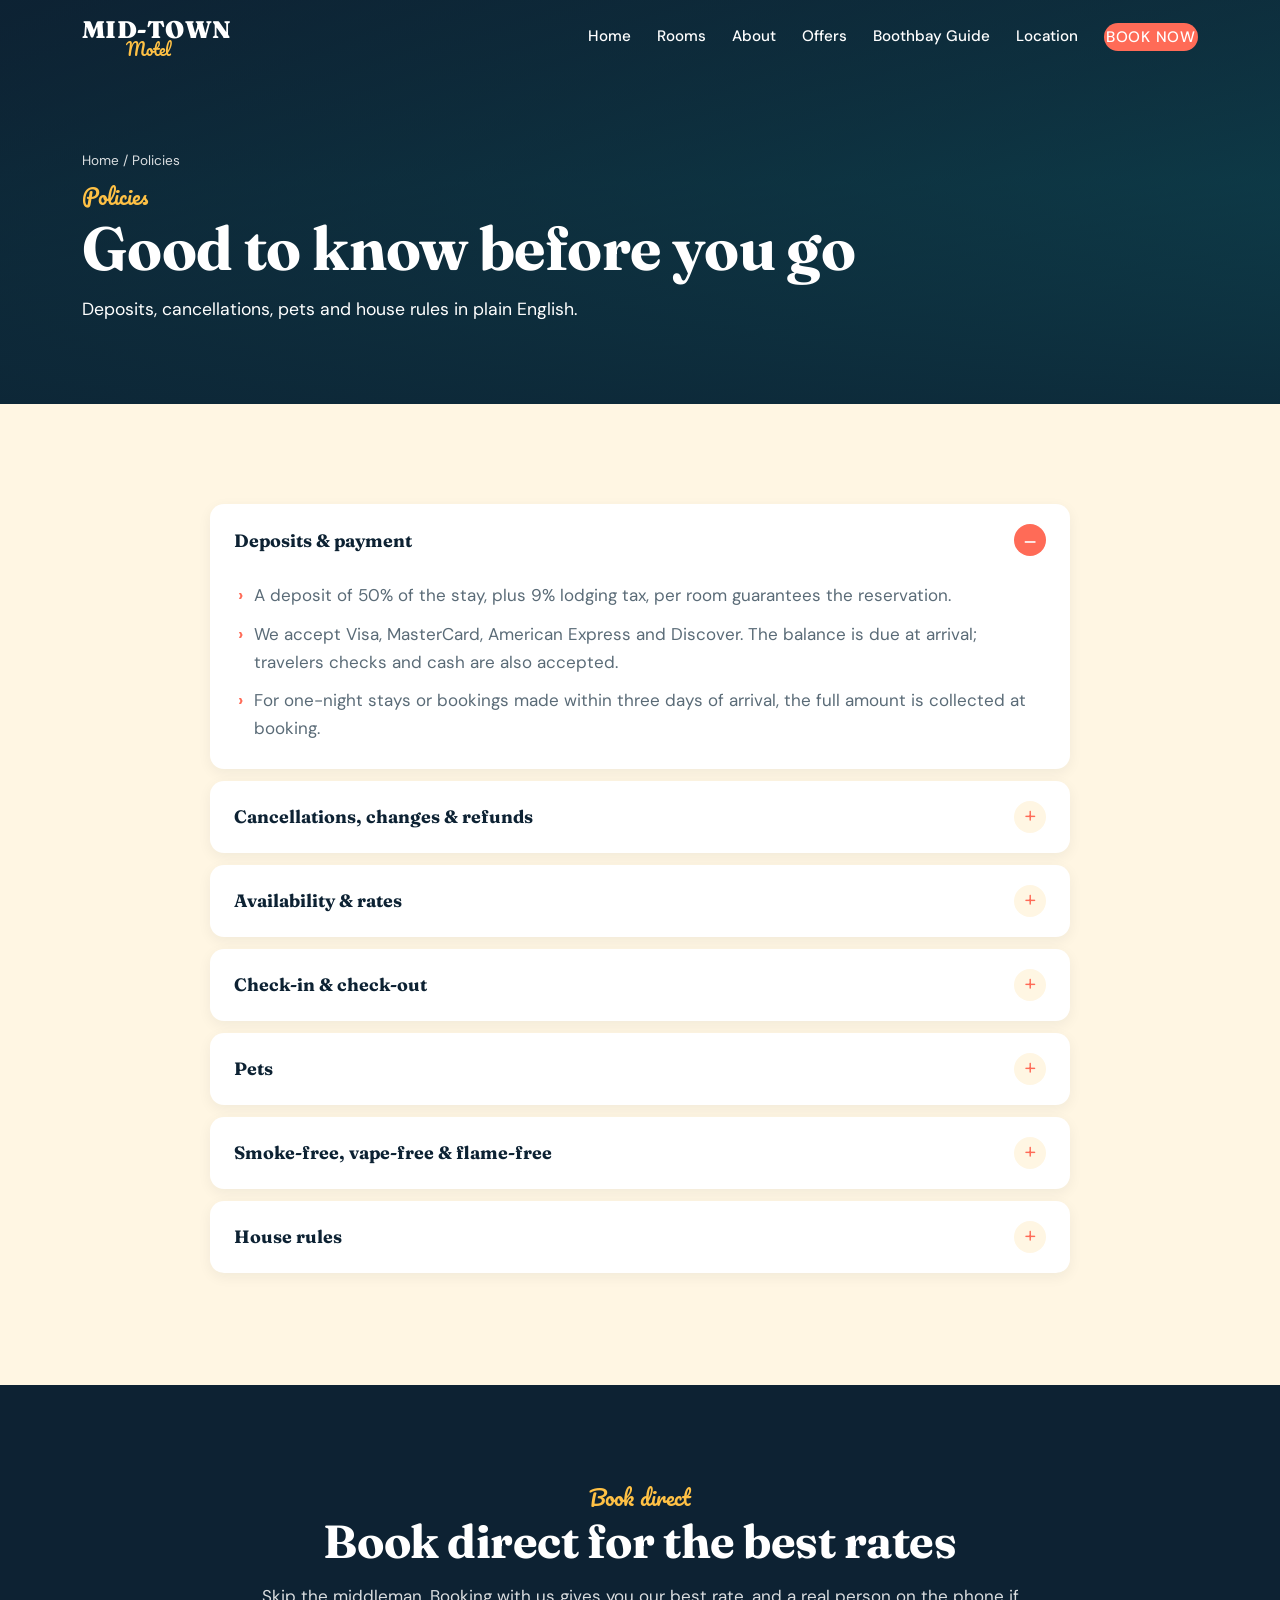
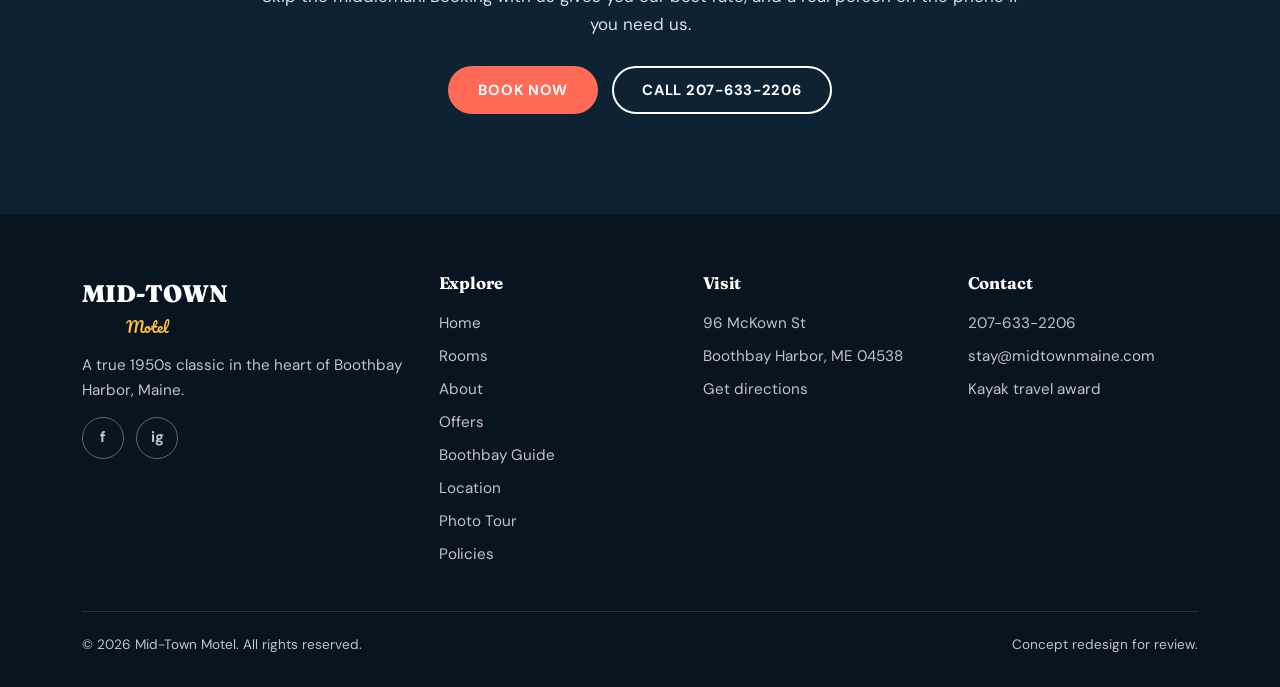
<file: policies.html>
<!doctype html>
<html lang="en">
<head>
<meta charset="utf-8">
<meta name="viewport" content="width=device-width, initial-scale=1">
<title>Policies | Mid-Town Motel, Boothbay Harbor</title>
<meta name="description" content="Deposit, cancellation, pet, check-in and house policies for Mid-Town Motel in Boothbay Harbor, Maine.">
<meta name="theme-color" content="#0d2233">
<meta property="og:title" content="Policies | Mid-Town Motel, Boothbay Harbor"><meta property="og:description" content="Deposit, cancellation, pet, check-in and house policies for Mid-Town Motel in Boothbay Harbor, Maine."><meta property="og:type" content="website">
<link rel="preconnect" href="https://fonts.googleapis.com"><link rel="preconnect" href="https://fonts.gstatic.com" crossorigin>
<link href="https://fonts.googleapis.com/css2?family=DM+Sans:wght@400;500;700;800&family=Fraunces:opsz,wght@9..144,600;9..144,700;9..144,900&family=Monoton&family=Pacifico&display=swap" rel="stylesheet">
<link rel="stylesheet" href="style.css">
<script>document.documentElement.classList.add("js")</script>
</head>
<body>
<a class="skip" href="#main">Skip to content</a>
<header class="site-header"><div class="wrap nav"><a class="logo" href="index.html" aria-label="Mid-Town Motel home"><b>Mid-Town</b><i>Motel</i></a><button class="menu-btn" aria-label="Menu" aria-expanded="false" aria-controls="nav"><span></span></button><nav class="nav-links" id="nav" aria-label="Main"><a href="index.html">Home</a><a href="rooms.html">Rooms</a><a href="about.html">About</a><a href="offers.html">Offers</a><a href="guide.html">Boothbay Guide</a><a href="location.html">Location</a><a class="btn btn-coral btn-sm" href="https://resnexus.com/resnexus/reservations/book/DA784FEB-1E5F-4D53-B257-CAC2A75955D3?bookPackageID=4" target="_blank" rel="noopener">Book Now</a></nav></div></header>
<main id="main">
<div class="page-hero"><div class="wrap"><div class="crumbs"><a href="index.html">Home</a> / Policies</div><span class="eyebrow">Policies</span><h1>Good to know before you go</h1><p>Deposits, cancellations, pets and house rules in plain English.</p></div></div>
<section><div class="wrap"><div class="faq" style="margin-top:0"><details open><summary>Deposits &amp; payment</summary><div class="ans"><ul><li>A deposit of 50% of the stay, plus 9% lodging tax, per room guarantees the reservation.</li><li>We accept Visa, MasterCard, American Express and Discover. The balance is due at arrival; travelers checks and cash are also accepted.</li><li>For one-night stays or bookings made within three days of arrival, the full amount is collected at booking.</li></ul></div></details><details><summary>Cancellations, changes &amp; refunds</summary><div class="ans"><ul><li>Cancel at least 14 days before arrival to get your deposit back, minus a $25 refund fee.</li><li>With less than 14 days&#x27; notice, the deposit is refunded only if the room can be resold for all reserved nights.</li><li>Shortened stays from date changes fall under the same policy. Late arrivals and early departures are not refunded unless the vacancy is filled.</li><li>Prefer a gift certificate? We can issue one for the full deposit, valid 10 years, with no cancellation fee.</li></ul></div></details><details><summary>Availability &amp; rates</summary><div class="ans"><ul><li>We never overbook: each reservation is for specific dates, rooms and guests.</li><li>Booking directly online gives the best rates.</li><li>A two- or three-night minimum applies during the short, busy season. Call us about one-night or same-day stays.</li><li>Rates are for single or double occupancy and include Maine lodging tax (currently 9%).</li><li>Rooms have one queen, one king or two twin beds, with a maximum of two guests. Extra guests are not allowed.</li><li>Rates include on-site parking and wireless internet.</li></ul></div></details><details><summary>Check-in &amp; check-out</summary><div class="ans"><ul><li>Check-in is between 3:00 and 7:00 pm. Arriving later? Call before 7:00 pm and we will arrange self-check-in.</li><li>Check-out is at 11:00 am.</li></ul></div></details><details><summary>Pets</summary><div class="ans"><ul><li>Only dogs are allowed, in our three dog-friendly Queen rooms with exterior entrances. Reserve by calling (207) 633-2206.</li><li>The fee is $35 per dog per day. Up to two dogs, each weighing no more than 70 pounds.</li><li>Dogs must never be left alone in a room. They are allowed on patios and exterior common areas, on a leash, and never in interior public spaces.</li><li>A $250 fee applies if a pet is found in a room not designated dog-friendly, or if a pet causes stains or damage.</li></ul></div></details><details><summary>Smoke-free, vape-free &amp; flame-free</summary><div class="ans"><ul><li>The whole property is 100% smoke-, vape- and flame-free.</li><li>Cooking devices of any kind (hot plates, slow cookers, grills) are not allowed in guest rooms.</li><li>A $250 cleaning surcharge applies for burning candles, smoking, vaping or cooking in rooms, on balconies or patios, or anywhere on the property.</li></ul></div></details><details><summary>House rules</summary><div class="ans"><ul><li>Guests must be 21 or older to consume alcohol. Please drink responsibly and be considerate of others.</li><li>Daily light-touch housekeeping is provided. Full-service housekeeping is available on request.</li><li>Guests are financially responsible for damages caused by gross negligence.</li></ul></div></details></div></div></section><section class="cta"><div class="wrap"><span class="eyebrow reveal">Book direct</span><h2 class="reveal">Book direct for the best rates</h2><p class="reveal">Skip the middleman. Booking with us gives you our best rate, and a real person on the phone if you need us.</p><div class="actions reveal"><a class="btn btn-coral" href="https://resnexus.com/resnexus/reservations/book/DA784FEB-1E5F-4D53-B257-CAC2A75955D3?bookPackageID=4" target="_blank" rel="noopener">Book Now</a><a class="btn btn-light" href="tel:+12076332206">Call 207-633-2206</a></div></div></section>
</main>
<footer><div class="wrap"><div class="foot"><div class="foot-logo"><b>Mid-Town</b><i>Motel</i><p style="margin-top:14px;max-width:34ch">A true 1950s classic in the heart of Boothbay Harbor, Maine.</p><div class="socials"><a href="https://www.facebook.com/midtownmotelboothbay" target="_blank" rel="noopener" aria-label="Facebook">f</a><a href="https://www.instagram.com/Mid_town_motel/" target="_blank" rel="noopener" aria-label="Instagram">ig</a></div></div><div><h4>Explore</h4><ul><li><a href="index.html">Home</a></li><li><a href="rooms.html">Rooms</a></li><li><a href="about.html">About</a></li><li><a href="offers.html">Offers</a></li><li><a href="guide.html">Boothbay Guide</a></li><li><a href="location.html">Location</a></li><li><a href="gallery.html">Photo Tour</a></li><li><a href="policies.html">Policies</a></li></ul></div><div><h4>Visit</h4><ul><li>96 McKown St</li><li>Boothbay Harbor, ME 04538</li><li><a href="https://www.google.com/maps/search/?api=1&query=96+McKown+St+Boothbay+Harbor+ME+04538" target="_blank" rel="noopener">Get directions</a></li></ul></div><div><h4>Contact</h4><ul><li><a href="tel:+12076332206">207-633-2206</a></li><li><a href="mailto:stay@midtownmaine.com">stay@midtownmaine.com</a></li><li><a href="https://www.kayak.com/Boothbay-Harbor-Hotels-Mid-Town-Motel.2996930.ksp" target="_blank" rel="noopener">Kayak travel award</a></li></ul></div></div><div class="copy"><span>© <span data-year>2025</span> Mid-Town Motel. All rights reserved.</span><span>Concept redesign for review.</span></div></div></footer><div class="mbar"><a href="tel:+12076332206">Call</a><a class="go" href="https://resnexus.com/resnexus/reservations/book/DA784FEB-1E5F-4D53-B257-CAC2A75955D3?bookPackageID=4" target="_blank" rel="noopener">Book Now</a></div>
<script src="main.js"></script>
</body>
</html>
</file>
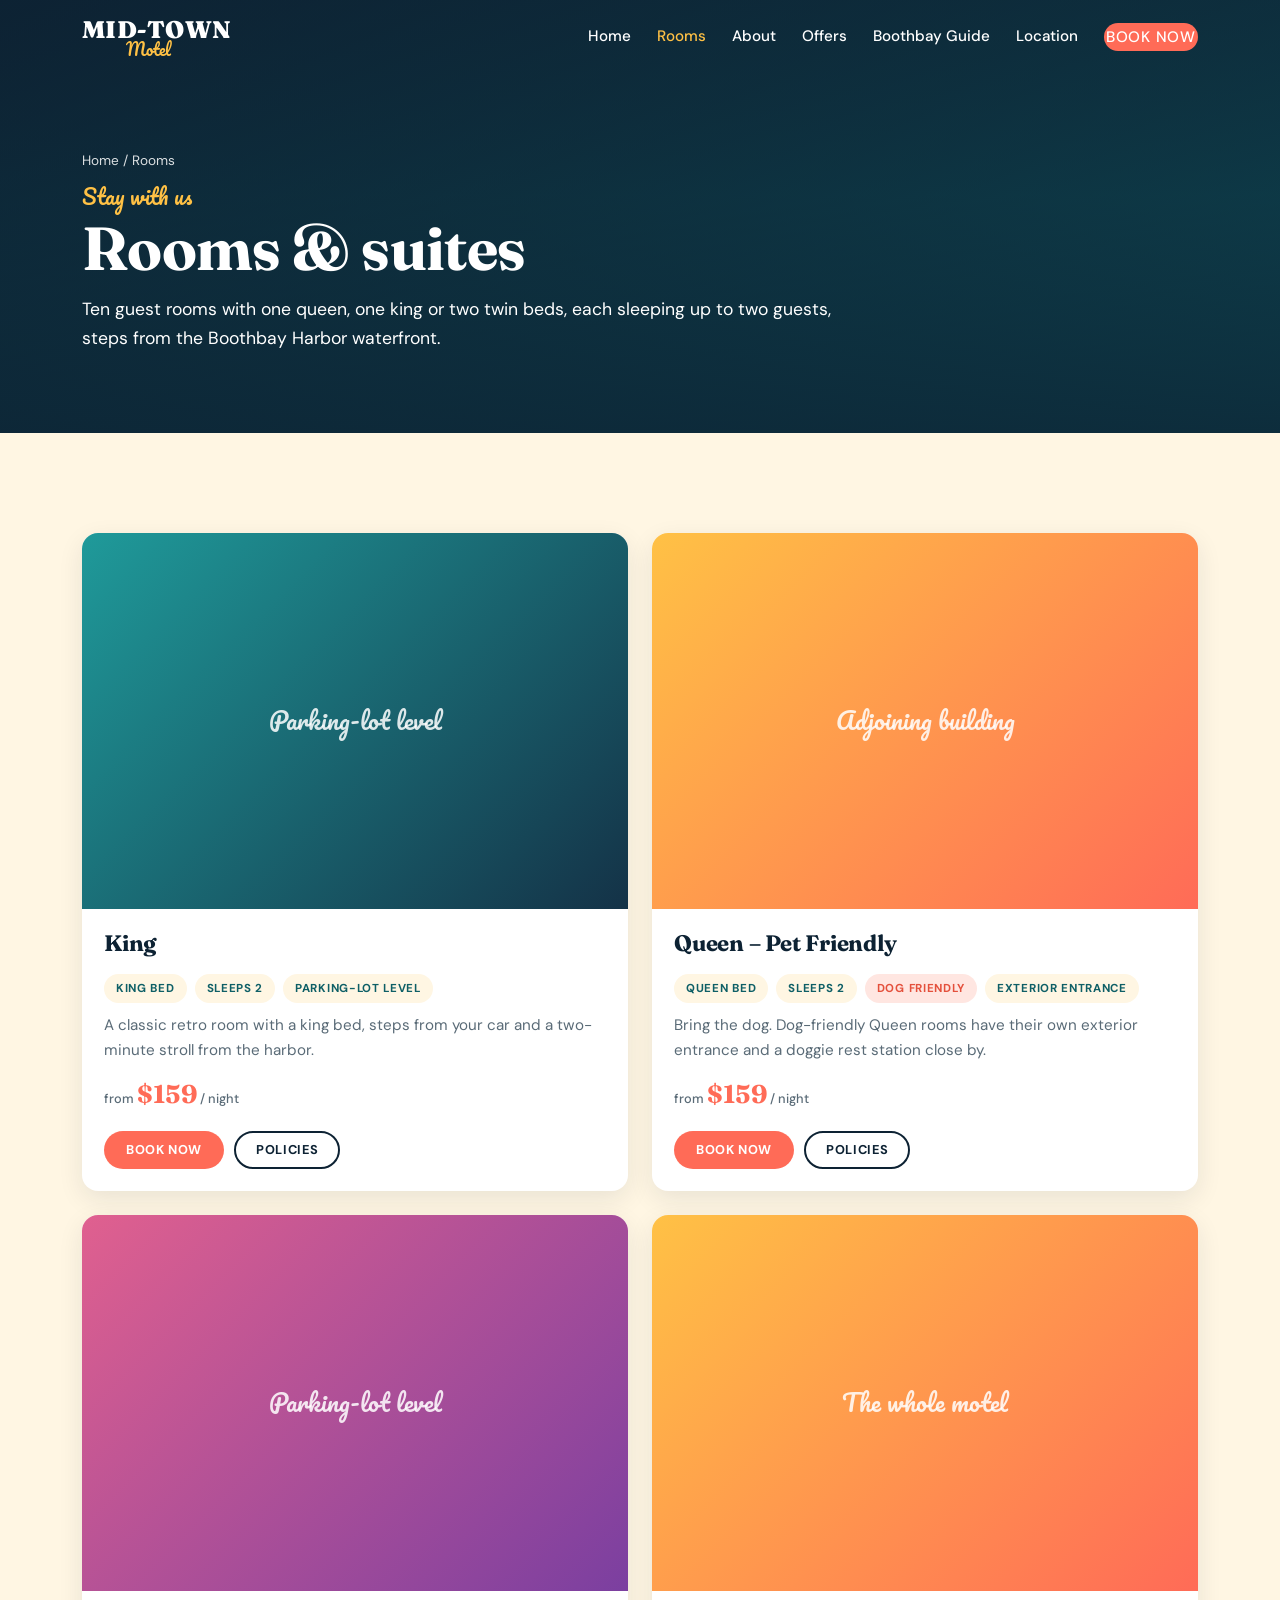
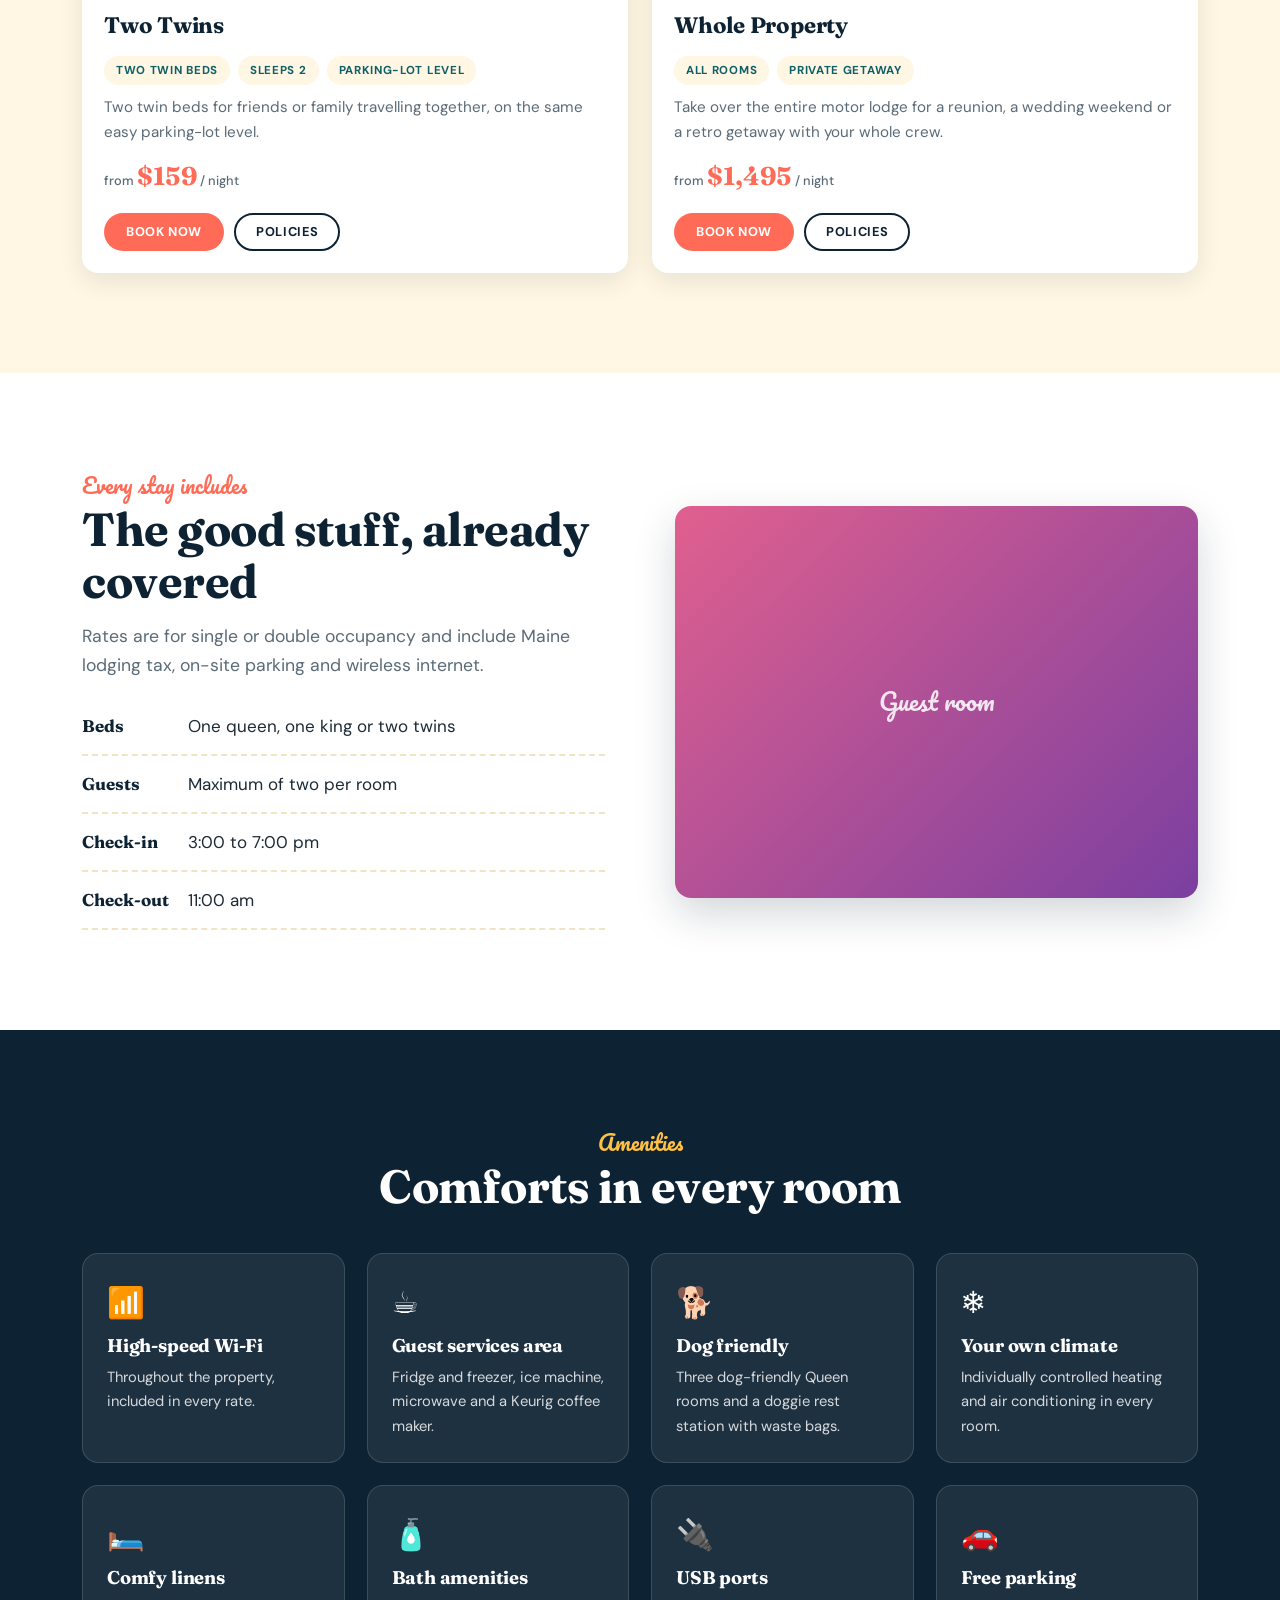
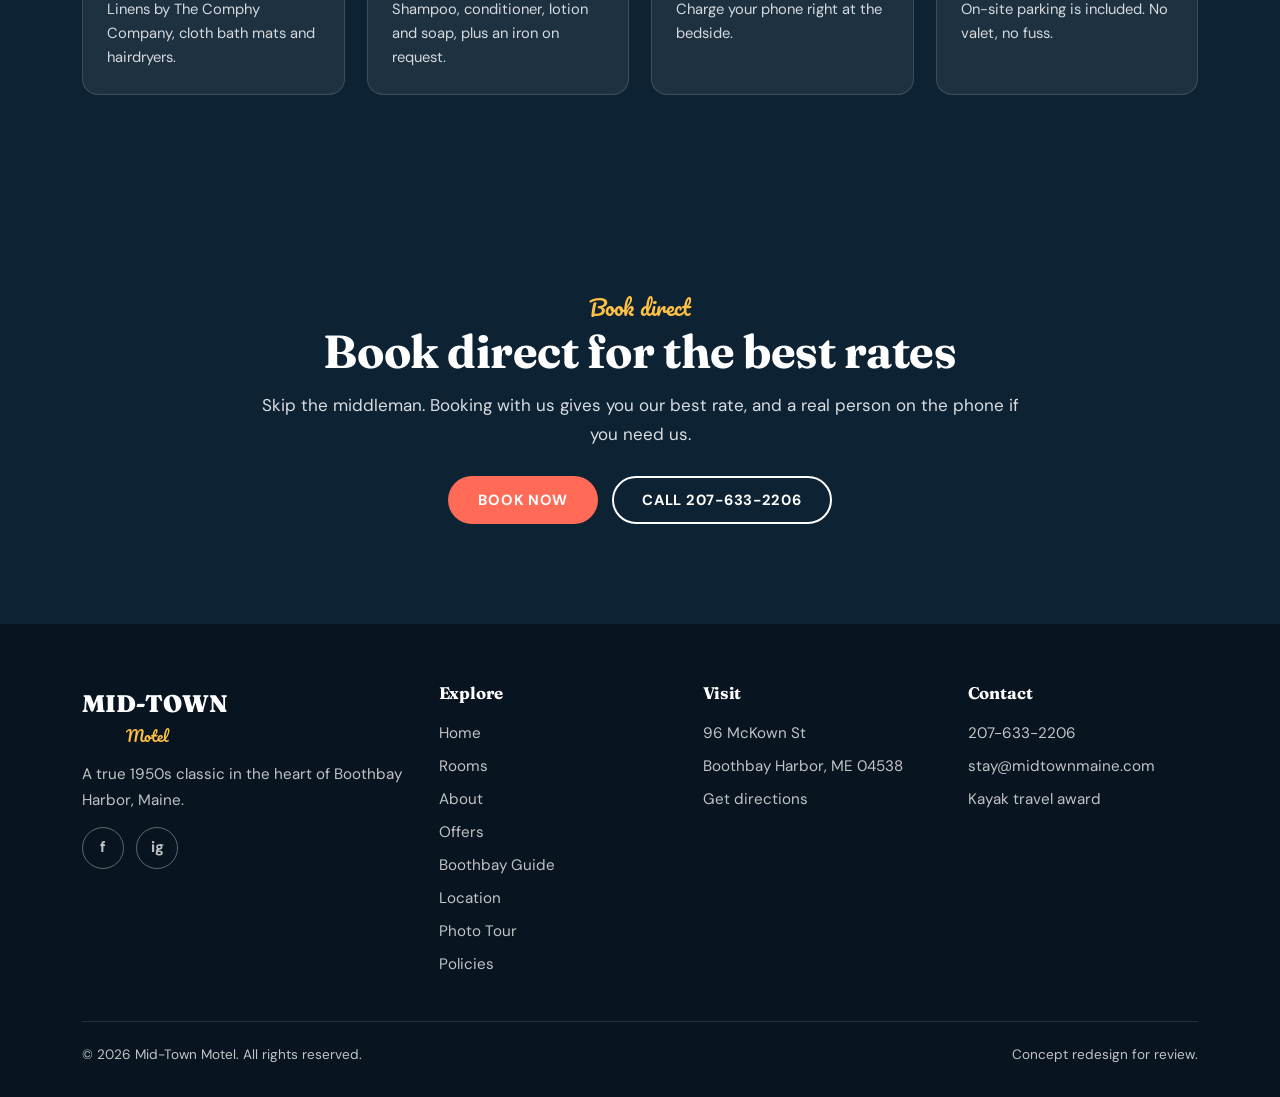
<file: rooms.html>
<!doctype html>
<html lang="en">
<head>
<meta charset="utf-8">
<meta name="viewport" content="width=device-width, initial-scale=1">
<title>Rooms &amp; Suites | Mid-Town Motel, Boothbay Harbor</title>
<meta name="description" content="King, Queen (pet friendly), Two Twins and the Whole Property at Mid-Town Motel in Boothbay Harbor, Maine. Rooms from $159 a night.">
<meta name="theme-color" content="#0d2233">
<meta property="og:title" content="Rooms &amp; Suites | Mid-Town Motel, Boothbay Harbor"><meta property="og:description" content="King, Queen (pet friendly), Two Twins and the Whole Property at Mid-Town Motel in Boothbay Harbor, Maine. Rooms from $159 a night."><meta property="og:type" content="website">
<link rel="preconnect" href="https://fonts.googleapis.com"><link rel="preconnect" href="https://fonts.gstatic.com" crossorigin>
<link href="https://fonts.googleapis.com/css2?family=DM+Sans:wght@400;500;700;800&family=Fraunces:opsz,wght@9..144,600;9..144,700;9..144,900&family=Monoton&family=Pacifico&display=swap" rel="stylesheet">
<link rel="stylesheet" href="style.css">
<script>document.documentElement.classList.add("js")</script>
</head>
<body>
<a class="skip" href="#main">Skip to content</a>
<header class="site-header"><div class="wrap nav"><a class="logo" href="index.html" aria-label="Mid-Town Motel home"><b>Mid-Town</b><i>Motel</i></a><button class="menu-btn" aria-label="Menu" aria-expanded="false" aria-controls="nav"><span></span></button><nav class="nav-links" id="nav" aria-label="Main"><a href="index.html">Home</a><a href="rooms.html" class="active" aria-current="page">Rooms</a><a href="about.html">About</a><a href="offers.html">Offers</a><a href="guide.html">Boothbay Guide</a><a href="location.html">Location</a><a class="btn btn-coral btn-sm" href="https://resnexus.com/resnexus/reservations/book/DA784FEB-1E5F-4D53-B257-CAC2A75955D3?bookPackageID=4" target="_blank" rel="noopener">Book Now</a></nav></div></header>
<main id="main">
<div class="page-hero"><img class="hero-bg" src="https://midtownmaine.com/wp-content/uploads/2025/11/rooms-suites.jpg" alt="" onerror="this.remove()"><div class="wrap"><div class="crumbs"><a href="index.html">Home</a> / Rooms</div><span class="eyebrow">Stay with us</span><h1>Rooms &amp; suites</h1><p>Ten guest rooms with one queen, one king or two twin beds, each sleeping up to two guests, steps from the Boothbay Harbor waterfront.</p></div></div>
<section><div class="wrap"><div class="grid-2" style="margin-top:0"><article class="reveal"><div class="card"><div class="photo "><span class="tag-label">Parking-lot level</span><img src="https://midtownmaine.com/wp-content/uploads/2025/11/21-DSC09886-1024x576.jpg" alt="King" loading="lazy" onerror="this.remove()"></div><div class="card-body"><h3>King</h3><div class="chips"><span class="chip">King bed</span><span class="chip">Sleeps 2</span><span class="chip">Parking-lot level</span></div><p>A classic retro room with a king bed, steps from your car and a two-minute stroll from the harbor.</p><div class="price"><small>from </small>$159<small> / night</small></div><div class="card-actions"><a class="btn btn-coral btn-sm" href="https://resnexus.com/resnexus/reservations/book/DA784FEB-1E5F-4D53-B257-CAC2A75955D3?bookPackageID=4" target="_blank" rel="noopener">Book Now</a><a class="btn btn-outline btn-sm" href="policies.html">Policies</a></div></div></div></article><article class="reveal"><div class="card"><div class="photo warm"><span class="tag-label">Adjoining building</span><img src="https://midtownmaine.com/wp-content/uploads/2025/11/25-DSC09910-1024x576.jpg" alt="Queen – Pet Friendly" loading="lazy" onerror="this.remove()"></div><div class="card-body"><h3>Queen – Pet Friendly</h3><div class="chips"><span class="chip">Queen bed</span><span class="chip">Sleeps 2</span><span class="chip pet">Dog friendly</span><span class="chip">Exterior entrance</span></div><p>Bring the dog. Dog-friendly Queen rooms have their own exterior entrance and a doggie rest station close by.</p><div class="price"><small>from </small>$159<small> / night</small></div><div class="card-actions"><a class="btn btn-coral btn-sm" href="https://resnexus.com/resnexus/reservations/book/DA784FEB-1E5F-4D53-B257-CAC2A75955D3?bookPackageID=4" target="_blank" rel="noopener">Book Now</a><a class="btn btn-outline btn-sm" href="policies.html">Policies</a></div></div></div></article><article class="reveal"><div class="card"><div class="photo pink"><span class="tag-label">Parking-lot level</span><img src="https://midtownmaine.com/wp-content/uploads/2025/11/03-DSC09683-1024x576.jpg" alt="Two Twins" loading="lazy" onerror="this.remove()"></div><div class="card-body"><h3>Two Twins</h3><div class="chips"><span class="chip">Two twin beds</span><span class="chip">Sleeps 2</span><span class="chip">Parking-lot level</span></div><p>Two twin beds for friends or family travelling together, on the same easy parking-lot level.</p><div class="price"><small>from </small>$159<small> / night</small></div><div class="card-actions"><a class="btn btn-coral btn-sm" href="https://resnexus.com/resnexus/reservations/book/DA784FEB-1E5F-4D53-B257-CAC2A75955D3?bookPackageID=4" target="_blank" rel="noopener">Book Now</a><a class="btn btn-outline btn-sm" href="policies.html">Policies</a></div></div></div></article><article class="reveal"><div class="card"><div class="photo warm"><span class="tag-label">The whole motel</span><img src="https://midtownmaine.com/wp-content/uploads/2025/11/46-untitled-1-683x1024.jpg" alt="Whole Property" loading="lazy" onerror="this.remove()"></div><div class="card-body"><h3>Whole Property</h3><div class="chips"><span class="chip">All rooms</span><span class="chip">Private getaway</span></div><p>Take over the entire motor lodge for a reunion, a wedding weekend or a retro getaway with your whole crew.</p><div class="price"><small>from </small>$1,495<small> / night</small></div><div class="card-actions"><a class="btn btn-coral btn-sm" href="https://resnexus.com/resnexus/reservations/book/DA784FEB-1E5F-4D53-B257-CAC2A75955D3?bookPackageID=4" target="_blank" rel="noopener">Book Now</a><a class="btn btn-outline btn-sm" href="policies.html">Policies</a></div></div></div></article></div></div></section><section class="bg-white"><div class="wrap split"><div class="reveal"><span class="eyebrow">Every stay includes</span><h2>The good stuff, already covered</h2><p class="lead">Rates are for single or double occupancy and include Maine lodging tax, on-site parking and wireless internet.</p><ul class="info-list" style="margin-top:18px"><li><b>Beds</b>One queen, one king or two twins</li><li><b>Guests</b>Maximum of two per room</li><li><b>Check-in</b>3:00 to 7:00 pm</li><li><b>Check-out</b>11:00 am</li></ul></div><div class="visual reveal"><div class="photo pink"><span class="tag-label">Guest room</span><img src="https://midtownmaine.com/wp-content/uploads/2025/11/22-DSC09889-1024x576.jpg" alt="Guest room" loading="lazy" onerror="this.remove()"></div></div></div></section><section class="bg-navy"><div class="wrap"><div class="center"><span class="eyebrow">Amenities</span><h2>Comforts in every room</h2></div><div class="grid-4"><div class="reveal"><div class="amen"><span class="ico">📶</span><h3>High-speed Wi-Fi</h3><p>Throughout the property, included in every rate.</p></div></div><div class="reveal"><div class="amen"><span class="ico">☕</span><h3>Guest services area</h3><p>Fridge and freezer, ice machine, microwave and a Keurig coffee maker.</p></div></div><div class="reveal"><div class="amen"><span class="ico">🐕</span><h3>Dog friendly</h3><p>Three dog-friendly Queen rooms and a doggie rest station with waste bags.</p></div></div><div class="reveal"><div class="amen"><span class="ico">❄️</span><h3>Your own climate</h3><p>Individually controlled heating and air conditioning in every room.</p></div></div><div class="reveal"><div class="amen"><span class="ico">🛏️</span><h3>Comfy linens</h3><p>Linens by The Comphy Company, cloth bath mats and hairdryers.</p></div></div><div class="reveal"><div class="amen"><span class="ico">🧴</span><h3>Bath amenities</h3><p>Shampoo, conditioner, lotion and soap, plus an iron on request.</p></div></div><div class="reveal"><div class="amen"><span class="ico">🔌</span><h3>USB ports</h3><p>Charge your phone right at the bedside.</p></div></div><div class="reveal"><div class="amen"><span class="ico">🚗</span><h3>Free parking</h3><p>On-site parking is included. No valet, no fuss.</p></div></div></div></div></section><section class="cta"><div class="wrap"><span class="eyebrow reveal">Book direct</span><h2 class="reveal">Book direct for the best rates</h2><p class="reveal">Skip the middleman. Booking with us gives you our best rate, and a real person on the phone if you need us.</p><div class="actions reveal"><a class="btn btn-coral" href="https://resnexus.com/resnexus/reservations/book/DA784FEB-1E5F-4D53-B257-CAC2A75955D3?bookPackageID=4" target="_blank" rel="noopener">Book Now</a><a class="btn btn-light" href="tel:+12076332206">Call 207-633-2206</a></div></div></section>
</main>
<footer><div class="wrap"><div class="foot"><div class="foot-logo"><b>Mid-Town</b><i>Motel</i><p style="margin-top:14px;max-width:34ch">A true 1950s classic in the heart of Boothbay Harbor, Maine.</p><div class="socials"><a href="https://www.facebook.com/midtownmotelboothbay" target="_blank" rel="noopener" aria-label="Facebook">f</a><a href="https://www.instagram.com/Mid_town_motel/" target="_blank" rel="noopener" aria-label="Instagram">ig</a></div></div><div><h4>Explore</h4><ul><li><a href="index.html">Home</a></li><li><a href="rooms.html">Rooms</a></li><li><a href="about.html">About</a></li><li><a href="offers.html">Offers</a></li><li><a href="guide.html">Boothbay Guide</a></li><li><a href="location.html">Location</a></li><li><a href="gallery.html">Photo Tour</a></li><li><a href="policies.html">Policies</a></li></ul></div><div><h4>Visit</h4><ul><li>96 McKown St</li><li>Boothbay Harbor, ME 04538</li><li><a href="https://www.google.com/maps/search/?api=1&query=96+McKown+St+Boothbay+Harbor+ME+04538" target="_blank" rel="noopener">Get directions</a></li></ul></div><div><h4>Contact</h4><ul><li><a href="tel:+12076332206">207-633-2206</a></li><li><a href="mailto:stay@midtownmaine.com">stay@midtownmaine.com</a></li><li><a href="https://www.kayak.com/Boothbay-Harbor-Hotels-Mid-Town-Motel.2996930.ksp" target="_blank" rel="noopener">Kayak travel award</a></li></ul></div></div><div class="copy"><span>© <span data-year>2025</span> Mid-Town Motel. All rights reserved.</span><span>Concept redesign for review.</span></div></div></footer><div class="mbar"><a href="tel:+12076332206">Call</a><a class="go" href="https://resnexus.com/resnexus/reservations/book/DA784FEB-1E5F-4D53-B257-CAC2A75955D3?bookPackageID=4" target="_blank" rel="noopener">Book Now</a></div>
<script src="main.js"></script>
</body>
</html>
</file>
<file: style.css>
/* ==========================================================
   Mid-Town Motel — retro motor lodge redesign (calm version)
   ========================================================== */
:root{
  --navy:#0d2233; --navy-2:#143247; --teal:#1f9a9a; --teal-d:#0e5f66;
  --cream:#fff6e3; --cream-2:#f1e3c3; --coral:#ff6b57; --coral-d:#e4503c; --sun:#ffc145;
  --ink:#1c2b36; --muted:#5a6b77; --white:#fff;
  --radius:16px; --max:1160px;
  --f-display:'Fraunces',Georgia,serif; --f-body:'DM Sans',system-ui,sans-serif; --f-script:'Pacifico',cursive;
}
*,*::before,*::after{box-sizing:border-box}
*{margin:0;padding:0}
html{scroll-behavior:smooth;-webkit-text-size-adjust:100%;overflow-x:clip}
body{font-family:var(--f-body);color:var(--ink);background:var(--cream);line-height:1.65;font-size:17px;overflow-x:clip}
img,svg{max-width:100%;display:block}
a{color:inherit;text-decoration:none}
ul{list-style:none}
h1,h2,h3,h4{font-family:var(--f-display);font-weight:700;line-height:1.12;color:var(--navy);letter-spacing:-.01em}
h1{font-size:clamp(2.4rem,6.4vw,4.6rem)}
h2{font-size:clamp(1.9rem,4.2vw,2.9rem);margin-bottom:14px}
h3{font-size:1.4rem;margin-bottom:8px}
p{max-width:64ch}
.wrap{width:100%;max-width:var(--max);margin:0 auto;padding:0 22px}
section{padding:clamp(56px,8vw,100px) 0;position:relative}
.skip{position:absolute;left:-999px;top:8px;background:var(--coral);color:#fff;padding:10px 16px;border-radius:8px;z-index:200}
.skip:focus{left:8px}
:focus-visible{outline:3px solid var(--sun);outline-offset:3px;border-radius:6px}
.eyebrow{font-family:var(--f-script);color:var(--coral);font-size:1.3rem;margin-bottom:6px;display:block;line-height:1.2}
.lead{font-size:1.1rem;color:var(--muted)}
.center{text-align:center}
.center p,.center .lead{margin-left:auto;margin-right:auto}

/* buttons */
.btn{display:inline-flex;align-items:center;justify-content:center;padding:14px 28px;border-radius:999px;font-weight:700;font-size:.92rem;letter-spacing:.05em;text-transform:uppercase;border:2.5px solid transparent;cursor:pointer;transition:background .2s,color .2s,border-color .2s;font-family:inherit;line-height:1.1;text-align:center}
.btn-coral{background:var(--coral);color:#fff}
.btn-coral:hover{background:var(--coral-d)}
.btn-outline{border-color:var(--navy);color:var(--navy)}
.btn-outline:hover{background:var(--navy);color:#fff}
.btn-light{border-color:#fff;color:#fff}
.btn-light:hover{background:#fff;color:var(--navy)}
.btn-sm{padding:10px 20px;font-size:.8rem}
.actions{display:flex;gap:14px;flex-wrap:wrap}

/* header */
.site-header{position:fixed;inset:0 0 auto 0;z-index:100;transition:background .3s,box-shadow .3s}
.site-header.solid{background:rgba(13,34,51,.97);box-shadow:0 4px 18px rgba(0,0,0,.2)}
.nav{display:flex;align-items:center;justify-content:space-between;height:74px;gap:16px}
.logo{display:flex;flex-direction:column;line-height:1;color:#fff}
.logo b{font-family:var(--f-display);font-weight:900;font-size:1.5rem;letter-spacing:.02em;text-transform:uppercase}
.logo i{font-family:var(--f-script);font-style:normal;color:var(--sun);font-size:1rem;margin-top:-1px;margin-left:44px}
.nav-links{display:flex;align-items:center;gap:26px}
.nav-links a{color:#fff;font-weight:500;font-size:.95rem;padding:4px 0}
.nav-links a:not(.btn):hover,.nav-links a.active{color:var(--sun)}
.menu-btn{display:none;background:none;border:0;cursor:pointer;width:44px;height:44px;position:relative}
.menu-btn span,.menu-btn::before,.menu-btn::after{content:'';position:absolute;left:10px;right:10px;height:3px;background:#fff;border-radius:3px}
.menu-btn::before{top:14px}.menu-btn span{top:21px}.menu-btn::after{top:28px}
.menu-btn[aria-expanded="true"]::before{top:21px;transform:rotate(45deg)}
.menu-btn[aria-expanded="true"] span{opacity:0}
.menu-btn[aria-expanded="true"]::after{top:21px;transform:rotate(-45deg)}

/* hero (photo) */
.hero,.page-hero{position:relative;color:#fff;overflow:hidden;background:linear-gradient(160deg,var(--navy),var(--teal-d))}
.hero-bg{position:absolute;inset:0;width:100%;height:100%;object-fit:cover}
.hero::after,.page-hero::after{content:'';position:absolute;inset:0;background:linear-gradient(180deg,rgba(13,34,51,.62) 0%,rgba(13,34,51,.5) 45%,rgba(13,34,51,.82) 100%)}
.hero{min-height:92vh;display:flex;align-items:center;padding:120px 0 100px}
.hero .wrap,.page-hero .wrap{position:relative;z-index:2}
.hero h1{color:#fff;margin-bottom:18px;max-width:14ch;text-shadow:0 2px 24px rgba(0,0,0,.35)}
.hero p{font-size:1.15rem;margin-bottom:30px;max-width:520px}
.hero .eyebrow,.page-hero .eyebrow{color:var(--sun)}
.page-hero{padding:150px 0 80px}
.page-hero h1{color:#fff;font-size:clamp(2.2rem,5.4vw,3.8rem);margin-bottom:12px}
.page-hero p{font-size:1.1rem}
.crumbs{font-size:.85rem;opacity:.85;margin-bottom:12px}
.crumbs a:hover{text-decoration:underline}

/* stats */
.stats-wrap{position:relative;z-index:5;padding:0}
.stats{display:grid;grid-template-columns:repeat(4,1fr);background:#fff;border-radius:var(--radius);box-shadow:0 14px 40px rgba(13,34,51,.15);margin-top:-54px;overflow:hidden}
.stat{padding:26px 18px;text-align:center;border-right:2px dashed var(--cream-2)}
.stat:last-child{border-right:0}
.stat strong{display:block;font-family:var(--f-display);font-size:clamp(1.9rem,3.6vw,2.8rem);color:var(--coral);line-height:1}
.stat span{font-size:.8rem;text-transform:uppercase;letter-spacing:.1em;color:var(--muted)}

/* split + photos */
.split{display:grid;grid-template-columns:1fr 1fr;gap:clamp(28px,6vw,70px);align-items:center}
.split.rev>.visual{order:2}
.photo{position:relative;border-radius:var(--radius);overflow:hidden;aspect-ratio:4/3;background:linear-gradient(135deg,var(--teal),var(--navy-2));box-shadow:0 16px 40px rgba(13,34,51,.18)}
.photo.warm{background:linear-gradient(135deg,var(--sun),var(--coral))}
.photo.pink{background:linear-gradient(135deg,#e0608f,#7b3fa0)}
.photo img{position:absolute;inset:0;width:100%;height:100%;object-fit:cover}
.photo .tag-label{position:absolute;inset:0;display:flex;align-items:center;justify-content:center;color:rgba(255,255,255,.85);font-family:var(--f-script);font-size:1.5rem;text-align:center;padding:16px}

/* cards */
.grid-4{display:grid;grid-template-columns:repeat(4,1fr);gap:22px;margin-top:40px}
.grid-3{display:grid;grid-template-columns:repeat(3,1fr);gap:22px;margin-top:40px}
.grid-2{display:grid;grid-template-columns:repeat(2,1fr);gap:24px;margin-top:40px}
.card{background:#fff;border-radius:var(--radius);overflow:hidden;box-shadow:0 8px 26px rgba(13,34,51,.09);display:flex;flex-direction:column;height:100%}
.card .photo{border-radius:0;box-shadow:none;aspect-ratio:16/11}
.card-body{padding:22px;display:flex;flex-direction:column;gap:10px;flex:1}
.card-body p{color:var(--muted);font-size:.95rem;flex:1}
.price{font-family:var(--f-display);color:var(--coral);font-size:1.6rem;font-weight:700}
.price small{font-family:var(--f-body);font-size:.8rem;color:var(--muted);font-weight:500}
.chips{display:flex;gap:8px;flex-wrap:wrap}
.chip{font-size:.72rem;font-weight:700;background:var(--cream);color:var(--teal-d);padding:5px 12px;border-radius:999px;text-transform:uppercase;letter-spacing:.06em}
.chip.pet{background:#ffe6e1;color:var(--coral-d)}
.card-actions{display:flex;gap:10px;flex-wrap:wrap;margin-top:6px}

/* sections */
.bg-navy{background:var(--navy);color:#fff}
.bg-navy h2,.bg-navy h3{color:#fff}
.bg-navy .lead,.bg-navy p{color:rgba(255,255,255,.82)}
.bg-navy .eyebrow{color:var(--sun)}
.bg-white{background:#fff}
.amen{background:rgba(255,255,255,.07);border:1px solid rgba(255,255,255,.14);border-radius:var(--radius);padding:24px;height:100%}
.amen .ico{font-size:1.9rem;margin-bottom:8px;display:block}
.amen h3{font-size:1.15rem}
.amen p{font-size:.92rem}

/* offer */
.offer{background:var(--sun);border-radius:24px;padding:clamp(26px,5vw,50px);display:grid;grid-template-columns:auto 1fr auto;gap:28px;align-items:center;position:relative}
.offer::before{content:'';position:absolute;inset:10px;border:3px dashed rgba(13,34,51,.3);border-radius:16px;pointer-events:none}
.offer .big{font-family:var(--f-display);font-weight:900;font-size:clamp(3.2rem,8vw,5.6rem);line-height:.9;color:var(--coral-d)}
.offer .big small{font-size:.35em;display:block;color:var(--navy);letter-spacing:.1em}
.offer h2{margin-bottom:8px}

/* guide */
.guide-card{padding:24px;background:#fff;border-radius:var(--radius);box-shadow:0 6px 22px rgba(13,34,51,.08);display:flex;flex-direction:column;gap:8px;border-top:6px solid var(--teal);height:100%}
.guide-card.c2{border-top-color:var(--coral)}
.guide-card.c3{border-top-color:var(--sun)}
.guide-card h3{font-size:1.25rem}
.guide-card p{font-size:.94rem;color:var(--muted);flex:1}
.guide-card .meta{font-size:.82rem;color:var(--teal-d);font-weight:600}
.guide-card .more{font-weight:700;color:var(--coral-d);font-size:.9rem}
.guide-card .more:hover{text-decoration:underline}
.kicker{font-size:.72rem;text-transform:uppercase;letter-spacing:.14em;font-weight:800;color:var(--coral)}

/* faq */
.faq{max-width:860px;margin:40px auto 0}
.faq details{background:#fff;border-radius:14px;margin-bottom:12px;box-shadow:0 4px 14px rgba(13,34,51,.06);overflow:hidden}
.faq summary{cursor:pointer;padding:20px 24px;font-family:var(--f-display);font-weight:700;font-size:1.12rem;color:var(--navy);list-style:none;display:flex;justify-content:space-between;gap:16px;align-items:center}
.faq summary::-webkit-details-marker{display:none}
.faq summary::after{content:'+';flex:none;width:32px;height:32px;border-radius:50%;background:var(--cream);color:var(--coral);display:flex;align-items:center;justify-content:center;font-size:1.4rem}
.faq details[open] summary::after{content:'\2013';background:var(--coral);color:#fff}
.faq .ans{padding:0 24px 22px;color:var(--muted)}
.faq .ans li{padding:5px 0 5px 20px;position:relative}
.faq .ans li::before{content:'\203A';position:absolute;left:4px;color:var(--coral);font-weight:800}

/* gallery */
.gallery{columns:3 260px;column-gap:16px;margin-top:10px}
.tile{break-inside:avoid;margin-bottom:16px;border-radius:12px;overflow:hidden;position:relative;cursor:zoom-in;background:linear-gradient(135deg,var(--teal),var(--navy-2));min-height:140px}
.tile img{position:relative;display:block;width:100%;height:auto}
.tile span{position:absolute;inset:0;display:flex;align-items:center;justify-content:center;color:rgba(255,255,255,.9);font-family:var(--f-script);font-size:1.2rem}
.lightbox{position:fixed;inset:0;background:rgba(6,14,24,.93);z-index:200;display:none;align-items:center;justify-content:center;padding:24px}
.lightbox.open{display:flex}
.lightbox img{max-height:88vh;max-width:100%;border-radius:10px}
.lightbox button{position:absolute;top:18px;right:22px;background:none;border:0;color:#fff;font-size:2.4rem;cursor:pointer;line-height:1}

/* location */
.map{border-radius:var(--radius);overflow:hidden;box-shadow:0 14px 36px rgba(13,34,51,.18);aspect-ratio:16/11;background:var(--cream-2)}
.map iframe{width:100%;height:100%;border:0}
.info-list li{display:flex;gap:14px;padding:14px 0;border-bottom:2px dashed var(--cream-2)}
.info-list b{min-width:92px;color:var(--navy);font-family:var(--f-display)}
.info-list a{color:var(--coral-d);font-weight:600}
.info-list a:hover{text-decoration:underline}

/* cta + footer */
.cta{text-align:center;background:var(--navy);color:#fff}
.cta h2{color:#fff}
.cta p{margin:0 auto 28px;color:rgba(255,255,255,.85)}
.cta .eyebrow{color:var(--sun)}
.cta .actions{justify-content:center}
footer{background:#08141f;color:rgba(255,255,255,.75);padding:60px 0 30px;font-size:.95rem}
.foot{display:grid;grid-template-columns:1.4fr 1fr 1fr 1fr;gap:34px}
footer h4{color:#fff;font-size:1.05rem;margin-bottom:14px}
footer li{padding:4px 0}
footer a:hover{color:var(--sun)}
.foot-logo b{font-family:var(--f-display);font-weight:900;color:#fff;font-size:1.5rem;text-transform:uppercase}
.foot-logo i{display:block;font-family:var(--f-script);font-style:normal;color:var(--sun);margin-left:44px}
.copy{margin-top:40px;padding-top:22px;border-top:1px solid rgba(255,255,255,.12);display:flex;justify-content:space-between;gap:12px;flex-wrap:wrap;font-size:.85rem}
.socials{display:flex;gap:12px;margin-top:14px}
.socials a{width:42px;height:42px;border-radius:50%;border:1.5px solid rgba(255,255,255,.35);display:flex;align-items:center;justify-content:center;font-weight:700}
.socials a:hover{background:var(--coral);border-color:var(--coral);color:#fff}
.mbar{display:none}

/* single, gentle fade-in (only when JS is present) */
.js .reveal{opacity:0;transform:translateY(14px);transition:opacity .5s ease,transform .5s ease}
.js .reveal.in{opacity:1;transform:none}

/* responsive */
@media(max-width:1000px){
  .grid-4,.grid-3{grid-template-columns:repeat(2,1fr)}
  .foot{grid-template-columns:1fr 1fr}
  .offer{grid-template-columns:1fr;text-align:center;justify-items:center}
}
@media(max-width:860px){
  body{font-size:16px}
  .menu-btn{display:block}
  .nav-links{position:fixed;top:74px;left:0;right:0;background:var(--navy);flex-direction:column;align-items:stretch;gap:0;padding:8px 22px 24px;display:none;box-shadow:0 20px 30px rgba(0,0,0,.35);max-height:calc(100vh - 74px);overflow:auto}
  .nav-links.open{display:flex}
  .nav-links a{padding:15px 0;border-bottom:1px solid rgba(255,255,255,.1);font-size:1.05rem}
  .nav-links .btn{margin-top:16px;border:0}
  .hero{min-height:84vh;padding:110px 0 90px}
  .page-hero{padding:120px 0 56px}
  .split{grid-template-columns:1fr}
  .split.rev>.visual{order:0}
  .stats{grid-template-columns:repeat(2,1fr);margin-top:-36px}
  .stat:nth-child(2){border-right:0}
  .stat:nth-child(-n+2){border-bottom:2px dashed var(--cream-2)}
  .grid-2,.grid-3,.grid-4{grid-template-columns:1fr}
  .mbar{display:flex;position:fixed;left:0;right:0;bottom:0;z-index:90;background:var(--navy);padding:10px 14px calc(10px + env(safe-area-inset-bottom));gap:10px;box-shadow:0 -6px 20px rgba(0,0,0,.3)}
  .mbar a{flex:1;text-align:center;padding:12px;border-radius:12px;font-weight:700;font-size:.9rem;color:#fff;border:2px solid rgba(255,255,255,.3)}
  .mbar a.go{background:var(--coral);border-color:var(--coral)}
  footer{padding-bottom:100px}
}
@media(max-width:520px){
  .wrap{padding:0 18px}
  .actions .btn{flex:1 1 100%}
  .foot{grid-template-columns:1fr}
  .stat{padding:20px 10px}
  .info-list li{flex-direction:column;gap:2px}
  .copy{flex-direction:column}
}
@media(prefers-reduced-motion:reduce){
  *{animation:none!important;transition:none!important;scroll-behavior:auto!important}
  .js .reveal{opacity:1;transform:none}
}
</file>
